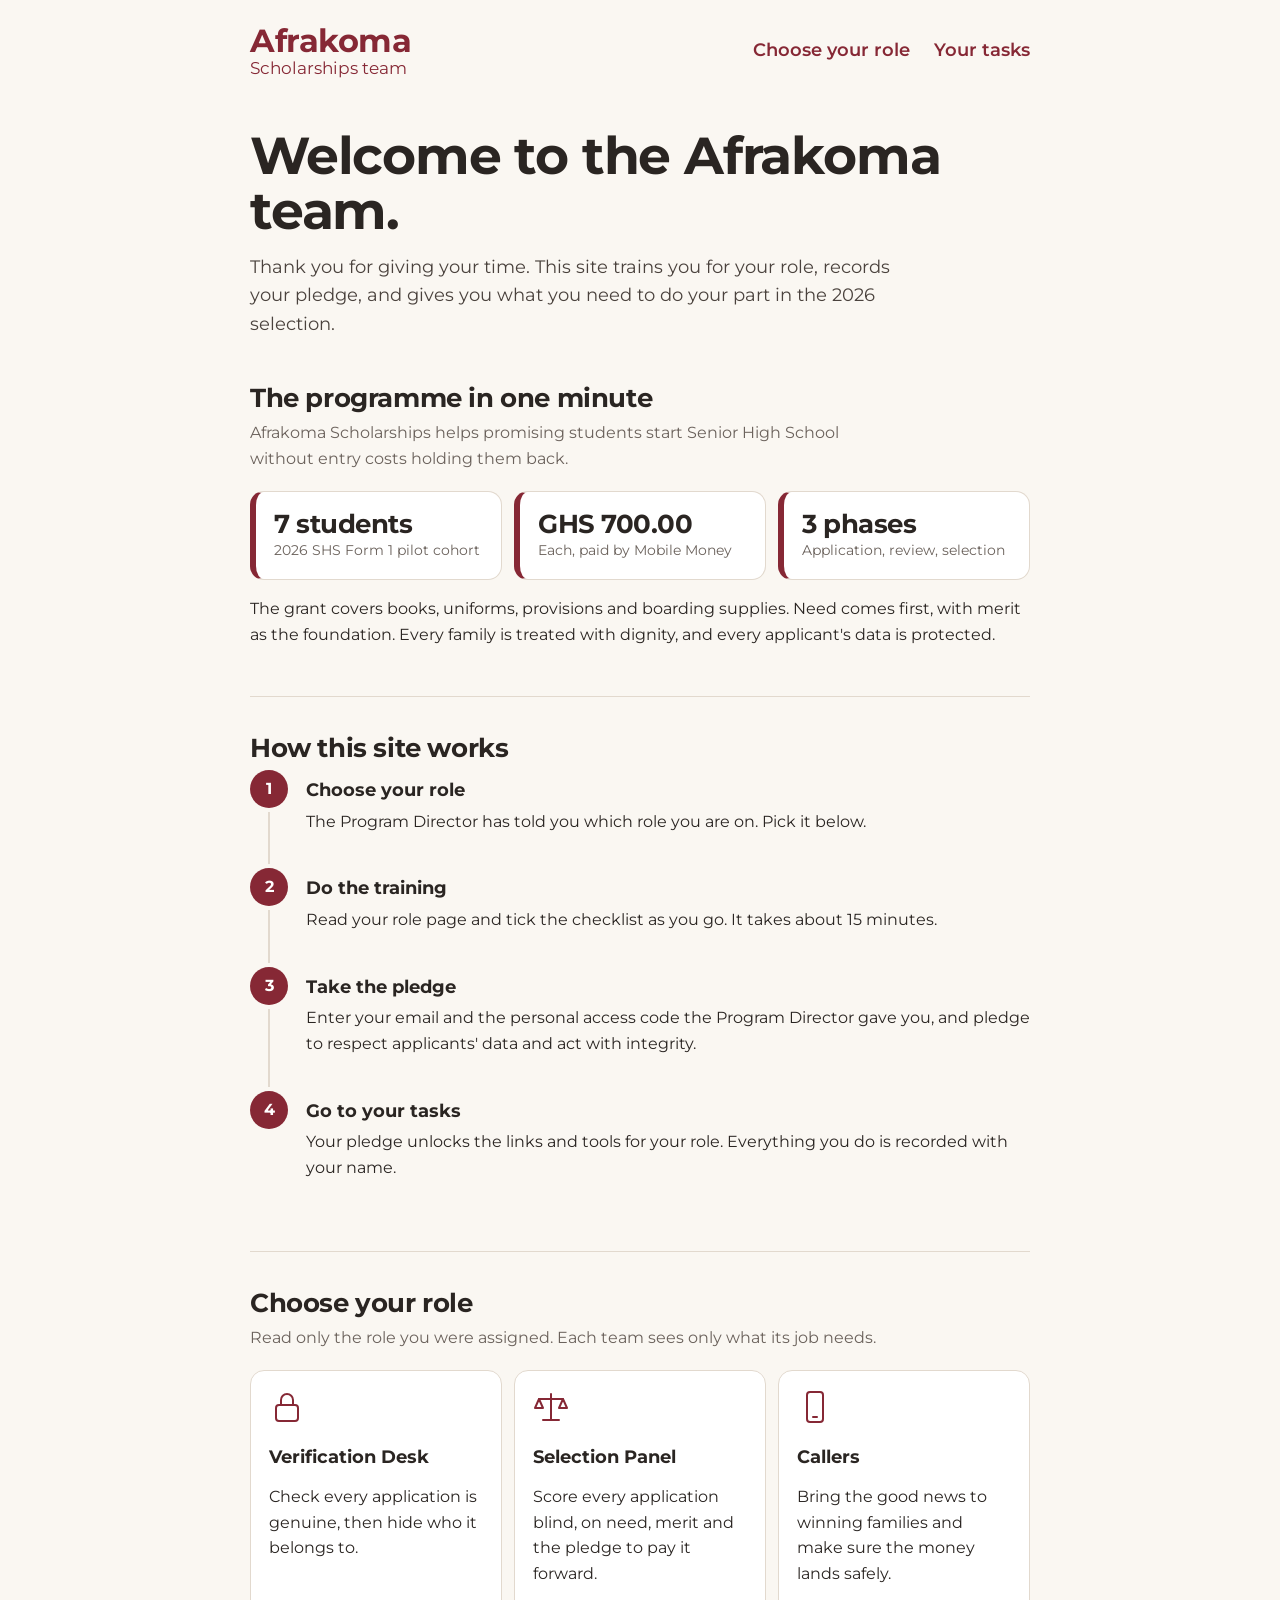
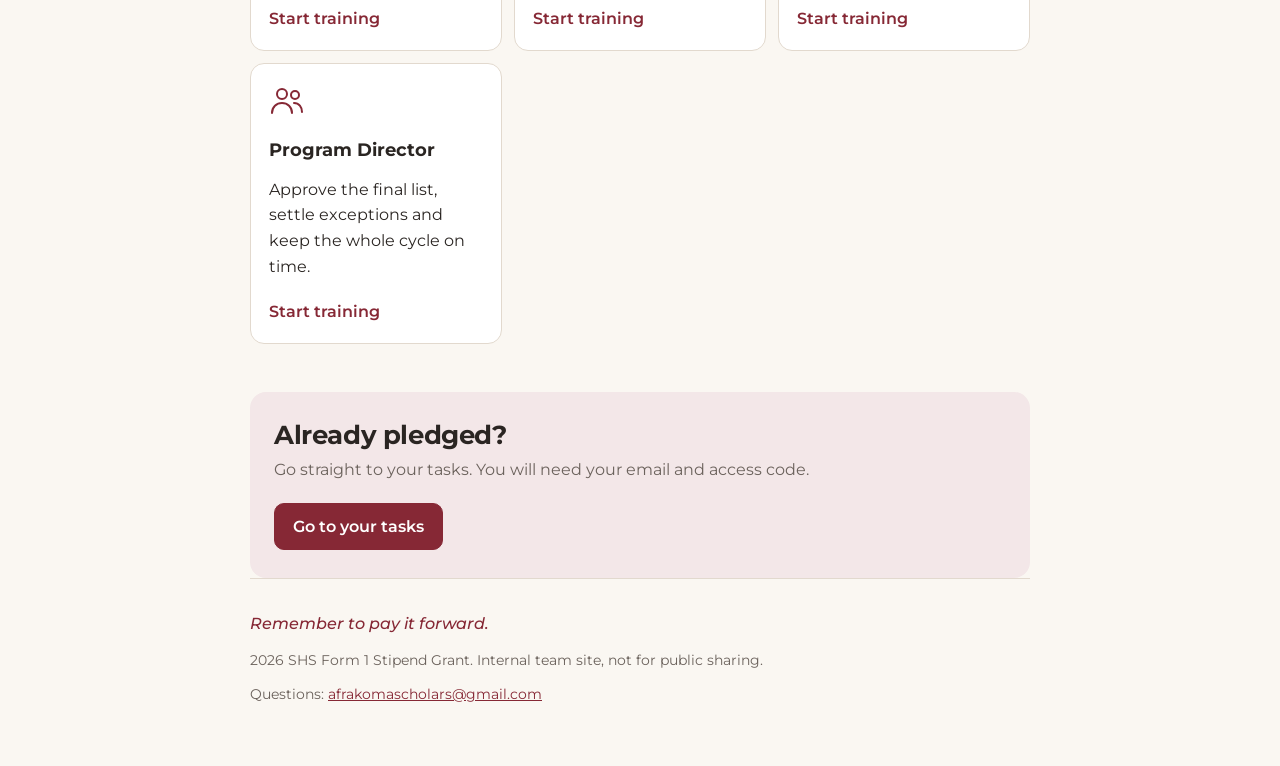
<file: index.html>
<!doctype html>
<!--
  Afrakoma team site: home page.
  Journey: overview -> choose role -> training -> pledge -> your tasks.
  Static page; no data is loaded here.
-->
<html lang="en">
<head>
<meta charset="utf-8">
<meta name="viewport" content="width=device-width,initial-scale=1">
<meta name="robots" content="noindex,nofollow">
<title>Afrakoma Team</title>
<link rel="preconnect" href="https://fonts.googleapis.com"><link rel="preconnect" href="https://fonts.gstatic.com" crossorigin>
<link href="https://fonts.googleapis.com/css2?family=Montserrat:ital,wght@0,400;0,500;0,600;0,700;1,500&display=swap" rel="stylesheet">
<link rel="stylesheet" href="assets/site.css">
</head>
<body data-page="home">
<div class="wrap">

<header class="top">
  <a class="mark" href="index.html"><b>Afrakoma</b><span>Scholarships team</span></a>
  <nav class="nav-top" aria-label="Site"><a href="#roles">Choose your role</a><a href="tasks.html">Your tasks</a></nav>
</header>

<!-- Hero: what this site is for -->
<div class="hero">
  <h1>Welcome to the Afrakoma team.</h1>
  <p class="lede">Thank you for giving your time. This site trains you for your role, records your pledge, and gives you what you need to do your part in the 2026 selection.</p>
</div>

<!-- Programme overview -->
<section class="first">
  <h2>The programme in one minute</h2>
  <p class="sub">Afrakoma Scholarships helps promising students start Senior High School without entry costs holding them back.</p>
  <div class="tiles">
    <div class="tile date"><div class="d">7 students</div><div class="w">2026 SHS Form 1 pilot cohort</div></div>
    <div class="tile date"><div class="d">GHS 700.00</div><div class="w">Each, paid by Mobile Money</div></div>
    <div class="tile date"><div class="d">3 phases</div><div class="w">Application, review, selection</div></div>
  </div>
  <p style="margin-top:16px">The grant covers books, uniforms, provisions and boarding supplies. Need comes first, with merit as the foundation. Every family is treated with dignity, and every applicant's data is protected.</p>
</section>

<!-- How this site works: the four-step journey -->
<section>
  <h2>How this site works</h2>
  <ol class="steps">
    <li><h3>Choose your role</h3><p>The Program Director has told you which role you are on. Pick it below.</p></li>
    <li><h3>Do the training</h3><p>Read your role page and tick the checklist as you go. It takes about 15 minutes.</p></li>
    <li><h3>Take the pledge</h3><p>Enter your email and the personal access code the Program Director gave you, and pledge to respect applicants' data and act with integrity.</p></li>
    <li><h3>Go to your tasks</h3><p>Your pledge unlocks the links and tools for your role. Everything you do is recorded with your name.</p></li>
  </ol>
</section>

<!-- Role picker -->
<section id="roles">
  <h2>Choose your role</h2>
  <p class="sub">Read only the role you were assigned. Each team sees only what its job needs.</p>
  <div class="tiles">
    <a class="tile role-card" href="training/verification-desk.html">
      <div class="ic"><svg viewBox="0 0 36 36" fill="none" stroke="currentColor" stroke-width="2" stroke-linecap="round" stroke-linejoin="round" aria-hidden="true"><rect x="7" y="16" width="22" height="16" rx="3"/><path d="M12 16v-5a6 6 0 0112 0v5"/></svg></div>
      <h3>Verification Desk</h3><p>Check every application is genuine, then hide who it belongs to.</p><span class="go">Start training</span></a>
    <a class="tile role-card" href="training/selection-panel.html">
      <div class="ic"><svg viewBox="0 0 36 36" fill="none" stroke="currentColor" stroke-width="2" stroke-linecap="round" stroke-linejoin="round" aria-hidden="true"><path d="M18 5v26M10 31h16M6 10h24"/><path d="M6 10l-4 9h8zM30 10l-4 9h8z"/></svg></div>
      <h3>Selection Panel</h3><p>Score every application blind, on need, merit and the pledge to pay it forward.</p><span class="go">Start training</span></a>
    <a class="tile role-card" href="training/callers.html">
      <div class="ic"><svg viewBox="0 0 36 36" fill="none" stroke="currentColor" stroke-width="2" stroke-linecap="round" stroke-linejoin="round" aria-hidden="true"><rect x="10" y="3" width="16" height="30" rx="3"/><path d="M16 28h4"/></svg></div>
      <h3>Callers</h3><p>Bring the good news to winning families and make sure the money lands safely.</p><span class="go">Start training</span></a>
    <a class="tile role-card" href="training/program-director.html">
      <div class="ic"><svg viewBox="0 0 36 36" fill="none" stroke="currentColor" stroke-width="2" stroke-linecap="round" stroke-linejoin="round" aria-hidden="true"><circle cx="13" cy="12" r="5"/><path d="M3 31c0-6 4.5-10 10-10s10 4 10 10"/><circle cx="26" cy="13" r="4"/><path d="M25 21c5 0 8 4 8 9"/></svg></div>
      <h3>Program Director</h3><p>Approve the final list, settle exceptions and keep the whole cycle on time.</p><span class="go">Start training</span></a>
  </div>
</section>

<section class="next">
  <h2>Already pledged?</h2>
  <p class="sub">Go straight to your tasks. You will need your email and access code.</p>
  <a class="btn" href="tasks.html">Go to your tasks</a>
</section>

<footer>
  <p class="pf">Remember to pay it forward.</p>
  <p>2026 SHS Form 1 Stipend Grant. Internal team site, not for public sharing.</p>
  <p>Questions: <a href="mailto:afrakomascholars@gmail.com">afrakomascholars@gmail.com</a></p>
</footer>
</div>
</body>
</html>
</file>
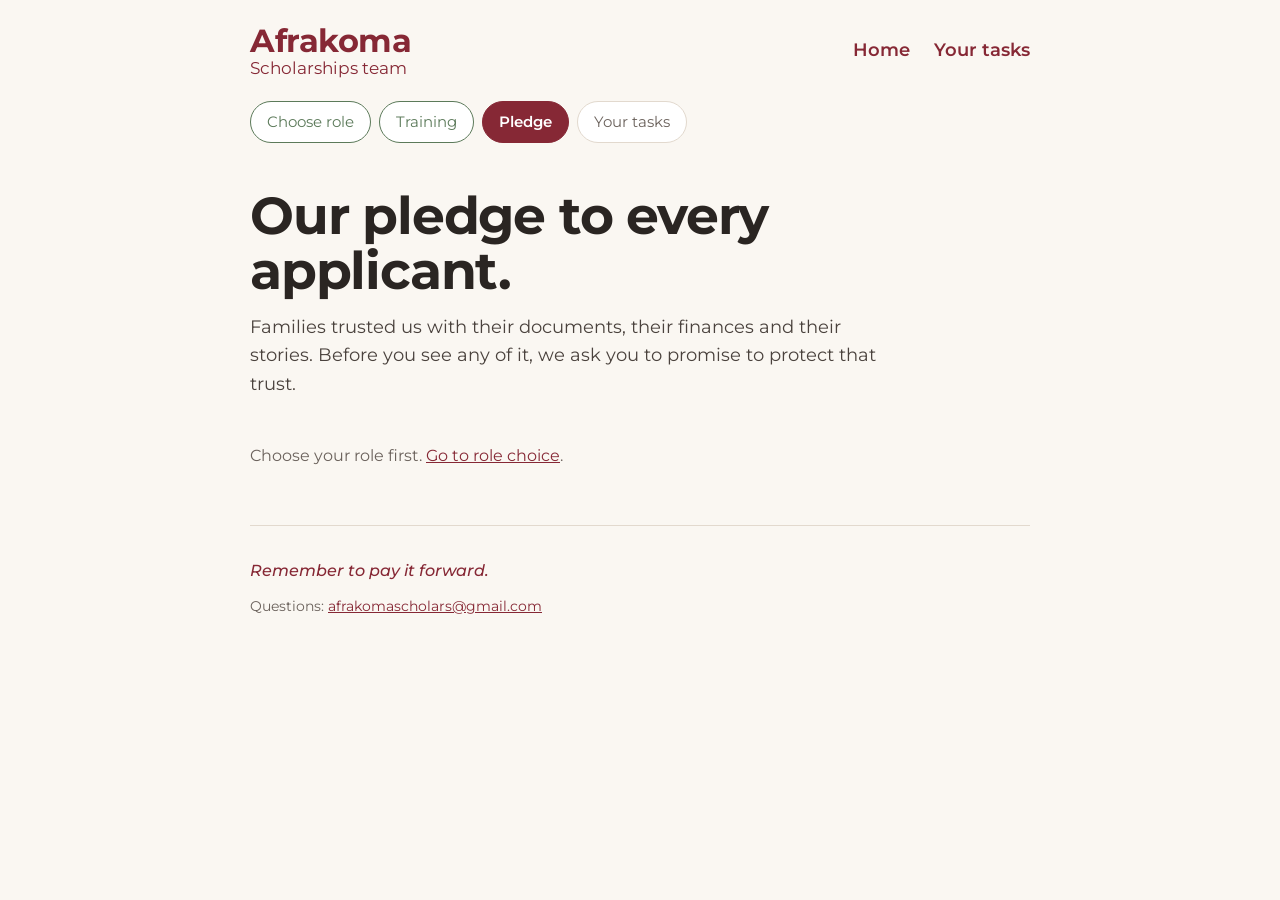
<file: pledge.html>
<!doctype html>
<!--
  Afrakoma team site: pledge page.
  URL: pledge.html?role=desk|panel|callers|director
  Flow: person enters email + access code, ticks every statement,
  backend checks the code, confirms the role matches, and logs the pledge.
  On success the person is signed in for this tab and sent to tasks.html.
  IMPORTANT: if you change the statements, bump PLEDGE_VERSION in Code.gs.
-->
<html lang="en">
<head>
<meta charset="utf-8">
<meta name="viewport" content="width=device-width,initial-scale=1">
<meta name="robots" content="noindex,nofollow">
<title>Take the pledge | Afrakoma Team</title>
<link rel="preconnect" href="https://fonts.googleapis.com"><link rel="preconnect" href="https://fonts.gstatic.com" crossorigin>
<link href="https://fonts.googleapis.com/css2?family=Montserrat:ital,wght@0,400;0,500;0,600;0,700;1,500&display=swap" rel="stylesheet">
<link rel="stylesheet" href="assets/site.css">
</head>
<body data-page="pledge">
<div class="wrap">

<header class="top">
  <a class="mark" href="index.html"><b>Afrakoma</b><span>Scholarships team</span></a>
  <nav class="nav-top" aria-label="Site"><a href="index.html">Home</a><a href="tasks.html">Your tasks</a></nav>
</header>
<ol class="journey" aria-label="Your progress"><li class="done">Choose role</li><li class="done">Training</li><li class="here" aria-current="step">Pledge</li><li>Your tasks</li></ol>

<div class="hero">
  <h1>Our pledge to every applicant.</h1>
  <p class="lede">Families trusted us with their documents, their finances and their stories. Before you see any of it, we ask you to promise to protect that trust.</p>
</div>

<section class="first">
  <!-- Role chosen on the training page; shown here so people can spot a wrong link -->
  <p id="role-line" class="sub"></p>

  <form id="pledge-form" class="form" novalidate>
    <ul class="pledge-list">
      <li><label><input type="checkbox" required><span>I will keep applicants' information confidential and use it only for my role.</span></label></li>
      <li><label><input type="checkbox" required><span>I will not download, copy, screenshot, print, forward or share any applicant data, including on WhatsApp.</span></label></li>
      <li><label><input type="checkbox" required><span>I will declare it before starting if I know an applicant or their family, and step back from their application.</span></label></li>
      <li><label><input type="checkbox" required><span>I will follow the guidelines for my role and act with honesty and fairness.</span></label></li>
      <li><label><input type="checkbox" required><span>I will tell the Program Director the same day if I make a mistake or anything is shared by accident.</span></label></li>
      <li><label><input type="checkbox" required><span>I understand my access is personal, ends with this cycle, and that my actions are recorded with my name.</span></label></li>
    </ul>

    <div class="field">
      <label for="email">Your email</label>
      <input id="email" type="email" autocomplete="email" required>
    </div>
    <div class="field">
      <label for="code">Your access code</label>
      <input id="code" type="text" autocomplete="off" autocapitalize="characters" spellcheck="false" required>
      <span class="hint">The Program Director sent you this. It looks like K7M4-QX2P. Do not share it.</span>
    </div>

    <p id="msg" class="msg err" role="alert" hidden></p>
    <div><button id="submit" type="submit">Take the pledge</button></div>
  </form>

  <!-- Shown after a successful pledge -->
  <div id="done" class="form" hidden>
    <p id="done-text" class="msg good"></p>
    <div><a class="btn" href="tasks.html">Go to your tasks</a></div>
  </div>
</section>

<footer>
  <p class="pf">Remember to pay it forward.</p>
  <p>Questions: <a href="mailto:afrakomascholars@gmail.com">afrakomascholars@gmail.com</a></p>
</footer>
</div>

<script src="assets/config.js"></script>
<script src="assets/app.js"></script>
<script>
(function () {
  'use strict';

  // ---- Which role is this pledge for? --------------------------------------
  var roleKey = AFK.param('role');
  var role = AFK.role(roleKey);
  var roleLine = document.getElementById('role-line');
  if (!role) {
    // No or unknown role in the URL: send them back to choose one.
    roleLine.innerHTML = 'Choose your role first. <a href="index.html#roles">Go to role choice</a>.';
    document.getElementById('pledge-form').hidden = true;
    return;
  }
  roleLine.innerHTML = 'You are pledging as <b></b>. Wrong role? <a href="index.html#roles">Choose again</a>.';
  roleLine.querySelector('b').textContent = role.name;

  // ---- Submit ----------------------------------------------------------------
  var form = document.getElementById('pledge-form');
  var msg = document.getElementById('msg');
  var button = document.getElementById('submit');

  form.addEventListener('submit', function (event) {
    event.preventDefault();
    AFK.show(msg, '');

    // All statements must be ticked; the backend also requires accepted:true.
    var unticked = form.querySelectorAll('.pledge-list input:not(:checked)').length;
    var email = document.getElementById('email').value.trim();
    var code = document.getElementById('code').value.trim();
    if (unticked) return AFK.show(msg, 'Tick every statement to take the pledge.');
    if (!email || !code) return AFK.show(msg, 'Enter your email and access code.');

    button.disabled = true;
    button.textContent = 'Checking…';
    AFK.api('pledge', { email: email, code: code, role: roleKey, accepted: true }).then(function (res) {
      button.disabled = false;
      button.textContent = 'Take the pledge';
      if (!res.ok) return AFK.show(msg, res.error);

      // Signed in for this tab; tasks.html reads this.
      AFK.session.save({ email: email, code: code, name: res.person.name, role: res.person.role, pledged: true });
      form.hidden = true;
      document.getElementById('done').hidden = false;
      document.getElementById('done-text').textContent =
        'Thank you, ' + res.person.name + '. Your pledge is recorded. Your tasks are unlocked.';
    });
  });
})();
</script>
</body>
</html>
</file>
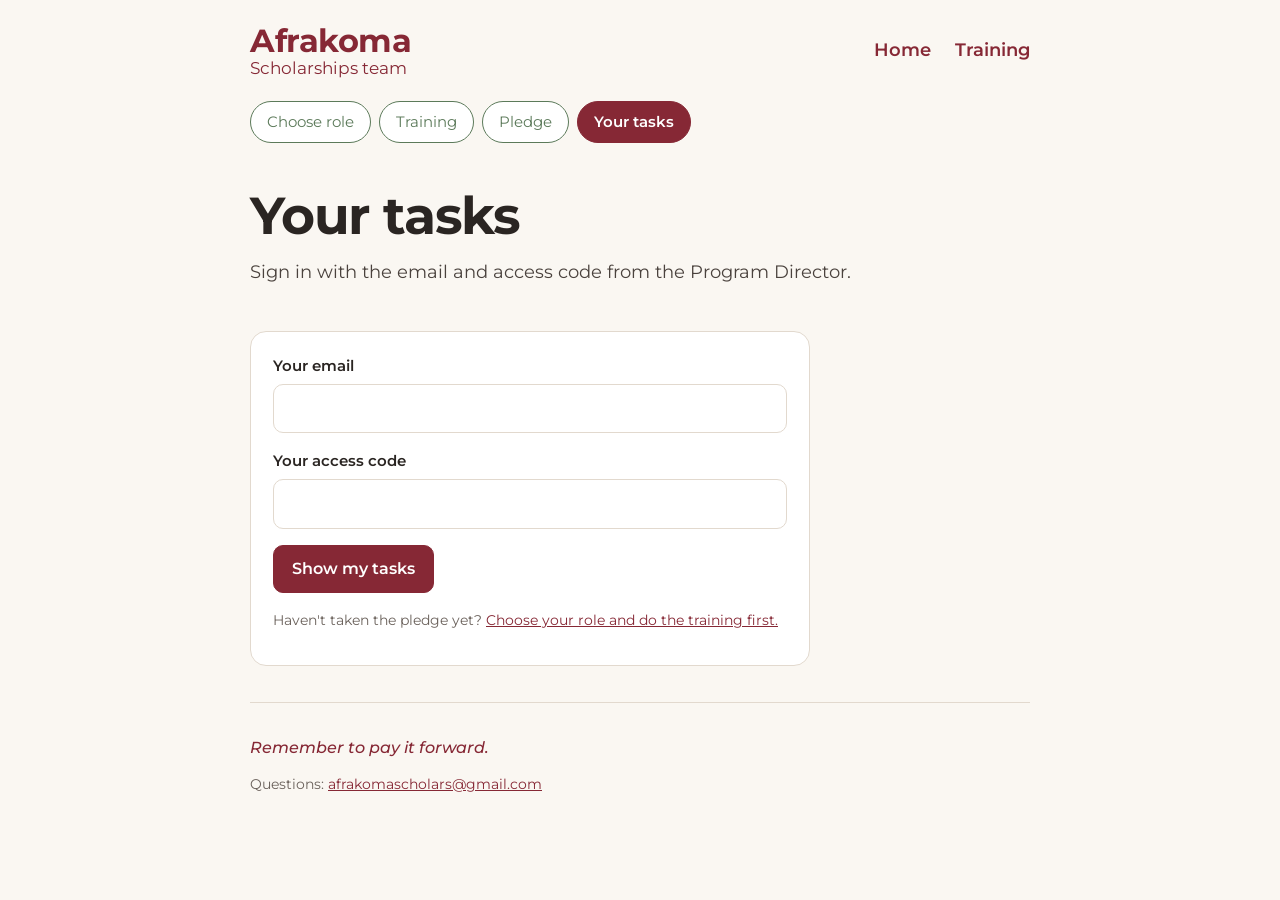
<file: tasks.html>
<!doctype html>
<!--
  Afrakoma team site: "Your tasks" page.
  1. If this tab has no session, ask for email + access code.
  2. Ask the backend for this person's task links (only works after the pledge).
  3. Show role-specific guidance plus the links from the Links tab.
  4. Panel, Callers and Program Director also get their tool from
     assets/tools.js in #tool-area. The Desk works in Drive (links only).
-->
<html lang="en">
<head>
<meta charset="utf-8">
<meta name="viewport" content="width=device-width,initial-scale=1">
<meta name="robots" content="noindex,nofollow">
<title>Your tasks | Afrakoma Team</title>
<link rel="preconnect" href="https://fonts.googleapis.com"><link rel="preconnect" href="https://fonts.gstatic.com" crossorigin>
<link href="https://fonts.googleapis.com/css2?family=Montserrat:ital,wght@0,400;0,500;0,600;0,700;1,500&display=swap" rel="stylesheet">
<link rel="stylesheet" href="assets/site.css">
</head>
<body data-page="tasks">
<div class="wrap">

<header class="top">
  <a class="mark" href="index.html"><b>Afrakoma</b><span>Scholarships team</span></a>
  <nav class="nav-top" aria-label="Site"><a href="index.html">Home</a><a id="nav-training" href="index.html#roles">Training</a></nav>
</header>
<ol class="journey" aria-label="Your progress"><li class="done">Choose role</li><li class="done">Training</li><li class="done">Pledge</li><li class="here" aria-current="step">Your tasks</li></ol>

<div class="hero">
  <h1 id="title">Your tasks</h1>
  <p class="lede" id="lede">Sign in with the email and access code from the Program Director.</p>
</div>

<!-- Sign-in (shown when this tab has no session) -->
<section class="first" id="signin-area" hidden>
  <form id="signin-form" class="form" novalidate>
    <div class="field"><label for="email">Your email</label><input id="email" type="email" autocomplete="email" required></div>
    <div class="field"><label for="code">Your access code</label><input id="code" type="text" autocomplete="off" autocapitalize="characters" spellcheck="false" required></div>
    <p id="signin-msg" class="msg err" role="alert" hidden></p>
    <div><button id="signin-btn" type="submit">Show my tasks</button></div>
    <p class="hint">Haven't taken the pledge yet? <a href="index.html#roles">Choose your role and do the training first.</a></p>
  </form>
</section>

<!-- Task view (filled in by the script below) -->
<section class="first" id="task-area" hidden>
  <div class="signedin"><span id="who"></span><button class="ghost reset" id="signout" type="button">Sign out</button></div>

  <div id="guide" style="margin-top:22px"></div>

  <!-- Phase 2 tools (Panel scoring, caller log) will render here -->
  <div id="tool-area" style="margin-top:22px"></div>

  <div id="links-area">
    <h2 style="margin-top:30px">Your links</h2>
    <p class="sub">These open in Google Drive. You only have access to what your role needs.</p>
    <ul class="links" id="links"></ul>
  </div>
</section>

<footer>
  <p class="pf">Remember to pay it forward.</p>
  <p>Questions: <a href="mailto:afrakomascholars@gmail.com">afrakomascholars@gmail.com</a></p>
</footer>
</div>

<script src="assets/config.js"></script>
<script src="assets/app.js"></script>
<script src="assets/tools.js"></script>
<script>
(function () {
  'use strict';

  // ---- Role-specific guidance shown above the links ------------------------
  // Plain text only (rendered with textContent). Edit freely.
  var GUIDE = {
    desk: {
      lede: 'You work directly in Google Drive. Nothing about applicants is shown on this site.',
      steps: [
        'Intake: copy the responses to "2026 Desk Review", resolve duplicates, mark each row Eligible or Not eligible.',
        'Documents: check every upload in Drive and mark Verified, Query or Failed. Send all Queries to the Program Director.',
        'Blind IDs: once every Query is settled, fill the 2026 Panel Sheet (Applicant ID, aggregate, redacted answers). Tick Ready on each row after a second Desk member has checked the redaction.',
        'Handoff: fill the 2026 Winner Call Sheet with each Applicant ID and its student, guardian, phone, MoMo number, school and region. Callers see a family only once the Program Director marks it Selected.'
      ]
    },
    panel: {
      lede: 'You score every application blind, out of 100. Pick an application below to start.',
      steps: []
    },
    callers: {
      lede: 'You bring the good news and confirm each family\'s Mobile Money account. Open a family below to start.',
      steps: []
    },
    director: {
      lede: 'You approve the final list, settle exceptions and keep the cycle on time.',
      steps: [
        'Settle every Desk Query before the Panel Sheet is marked Ready.',
        'When the Panel has scored, mark each Applicant ID Selected on the board below. This cycle funds up to 7 students.',
        'Decide any MoMo Check or No match. Pay only the number in the application, by Wednesday, October 7.',
        'Approve the announcement once every payment is logged.'
      ]
    }
  };

  var signinArea = document.getElementById('signin-area');
  var taskArea = document.getElementById('task-area');

  // ---- Load tasks for a signed-in person ------------------------------------
  function loadTasks(creds) {
    return AFK.api('tasks', { email: creds.email, code: creds.code }).then(function (res) {
      if (!res.ok) {
        AFK.session.clear();
        showSignin(res.error);
        return;
      }
      AFK.session.save({ email: creds.email, code: creds.code, name: res.person.name, role: res.person.role, pledged: true });
      render(res.person, res.links || []);
    });
  }

  // ---- Draw the task view ---------------------------------------------------
  function render(person, links) {
    var role = AFK.role(person.role) || { name: person.role, training: 'index.html#roles' };
    var guide = GUIDE[person.role] || { lede: '', steps: [] };

    document.getElementById('title').textContent = role.name + ': your tasks';
    document.getElementById('lede').textContent = guide.lede;
    document.getElementById('who').textContent = 'Signed in as ' + person.name + ' (' + role.name + ')';
    document.getElementById('nav-training').href = role.training;

    // Guidance: either "coming soon" or a numbered list of what to do.
    var guideEl = document.getElementById('guide');
    guideEl.innerHTML = '';
    if (guide.soon) {
      var soon = document.createElement('div');
      soon.className = 'soon';
      soon.textContent = guide.soon;
      guideEl.appendChild(soon);
    }
    if (guide.steps.length) {
      var ol = document.createElement('ol');
      ol.className = 'steps';
      guide.steps.forEach(function (text) {
        var li = document.createElement('li');
        var p = document.createElement('p');
        p.style.paddingTop = '7px';
        p.textContent = text;
        li.appendChild(p);
        ol.appendChild(li);
      });
      guideEl.appendChild(ol);
    }

    // Links from the backend. Built with DOM methods, never innerHTML, so sheet
    // content can't inject markup.
    var list = document.getElementById('links');
    list.innerHTML = '';
    links.forEach(function (l) {
      var li = document.createElement('li');
      var a = document.createElement('a');
      a.href = l.url;
      a.target = '_blank';
      a.rel = 'noopener';
      a.textContent = l.label;
      if (l.note) {
        var n = document.createElement('span');
        n.className = 'n';
        n.textContent = l.note;
        a.appendChild(n);
      }
      li.appendChild(a);
      list.appendChild(li);
    });
    document.getElementById('links-area').hidden = links.length === 0;

    signinArea.hidden = true;
    taskArea.hidden = false;

    // Role tool (Panel scoring, caller log, Director board). The Desk has none.
    var toolArea = document.getElementById('tool-area');
    toolArea.innerHTML = '';
    var tool = window.AFK_TOOLS && window.AFK_TOOLS[person.role];
    var creds = AFK.session.get();
    if (tool && creds) tool(toolArea, { email: creds.email, code: creds.code });
  }

  function showSignin(error) {
    taskArea.hidden = true;
    signinArea.hidden = false;
    AFK.show(document.getElementById('signin-msg'), error || '');
  }

  // ---- Sign-in form ---------------------------------------------------------
  document.getElementById('signin-form').addEventListener('submit', function (event) {
    event.preventDefault();
    var email = document.getElementById('email').value.trim();
    var code = document.getElementById('code').value.trim();
    if (!email || !code) return showSignin('Enter your email and access code.');
    var btn = document.getElementById('signin-btn');
    btn.disabled = true; btn.textContent = 'Checking…';
    loadTasks({ email: email, code: code }).then(function () { btn.disabled = false; btn.textContent = 'Show my tasks'; });
  });

  document.getElementById('signout').addEventListener('click', function () {
    AFK.session.clear();
    showSignin('');
  });

  // ---- Start ----------------------------------------------------------------
  var existing = AFK.session.get();
  if (existing && existing.email && existing.code) loadTasks(existing);
  else showSignin('');
})();
</script>
</body>
</html>
</file>
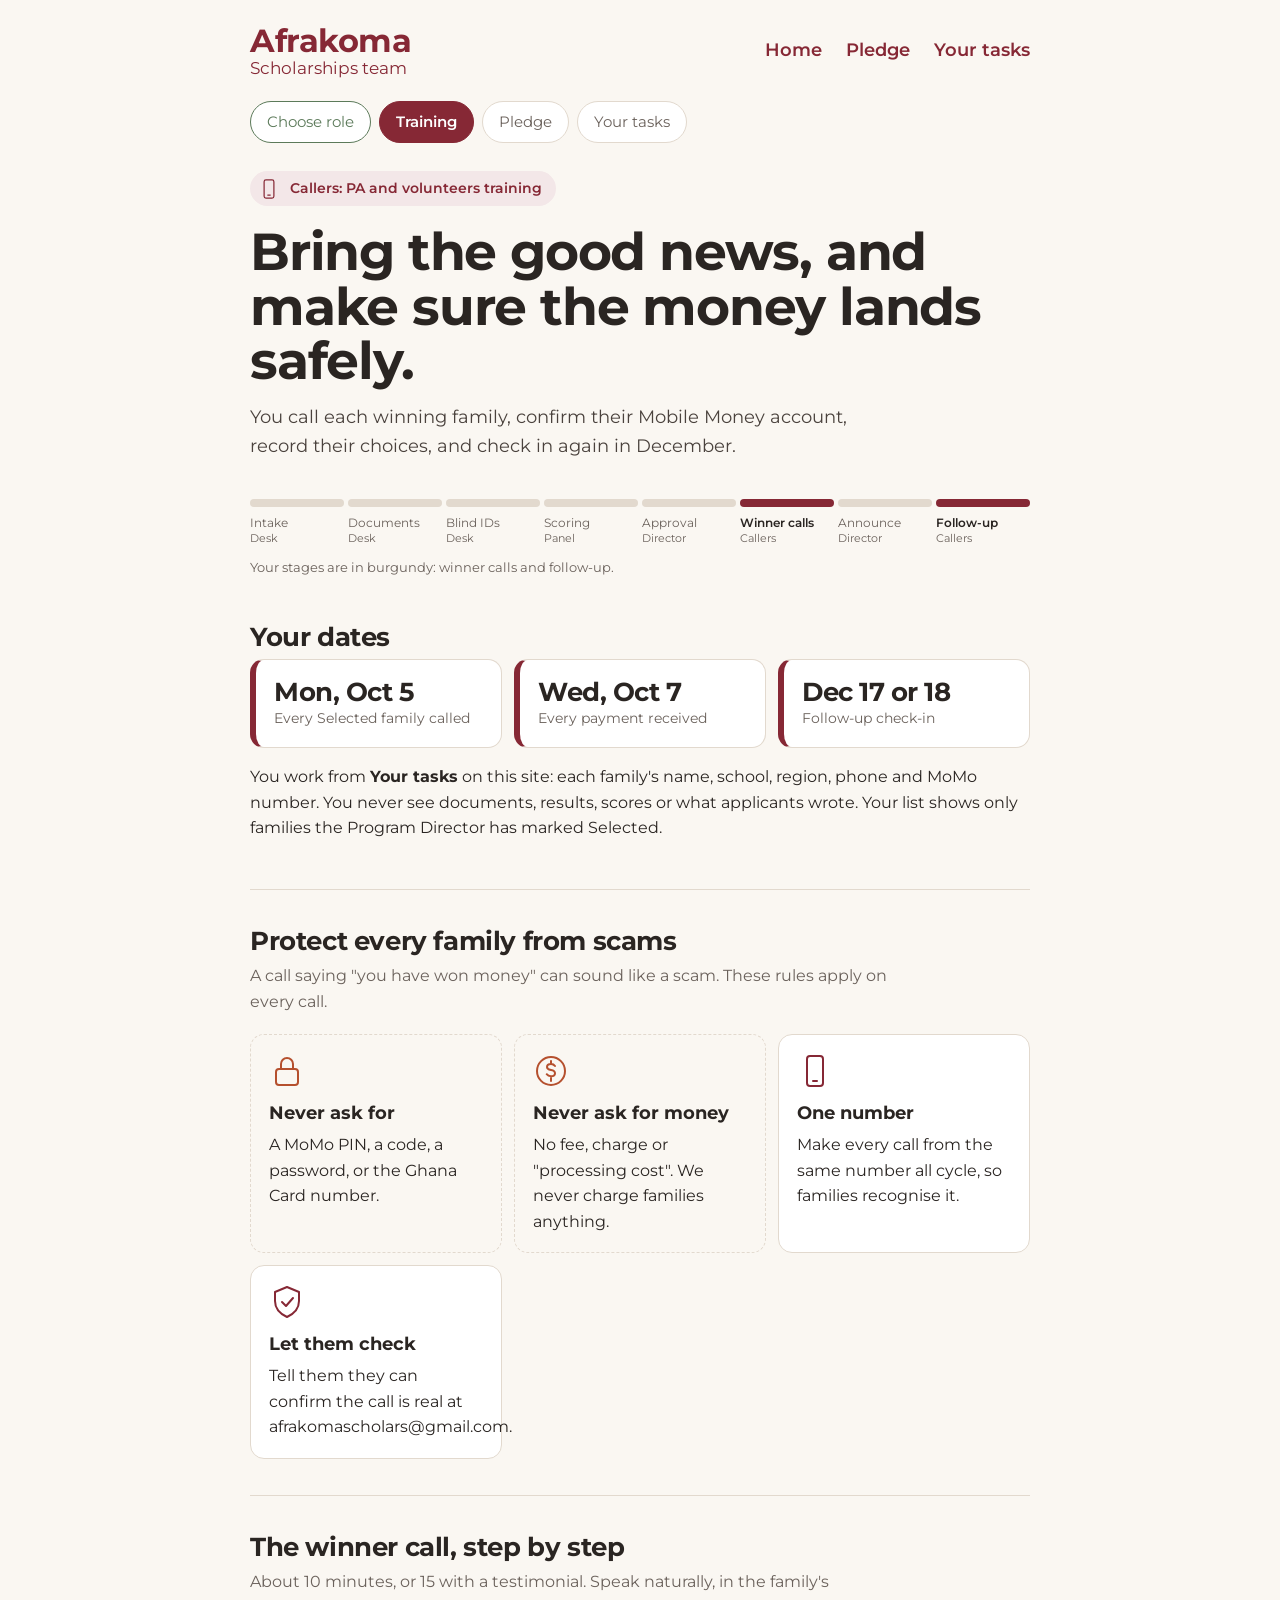
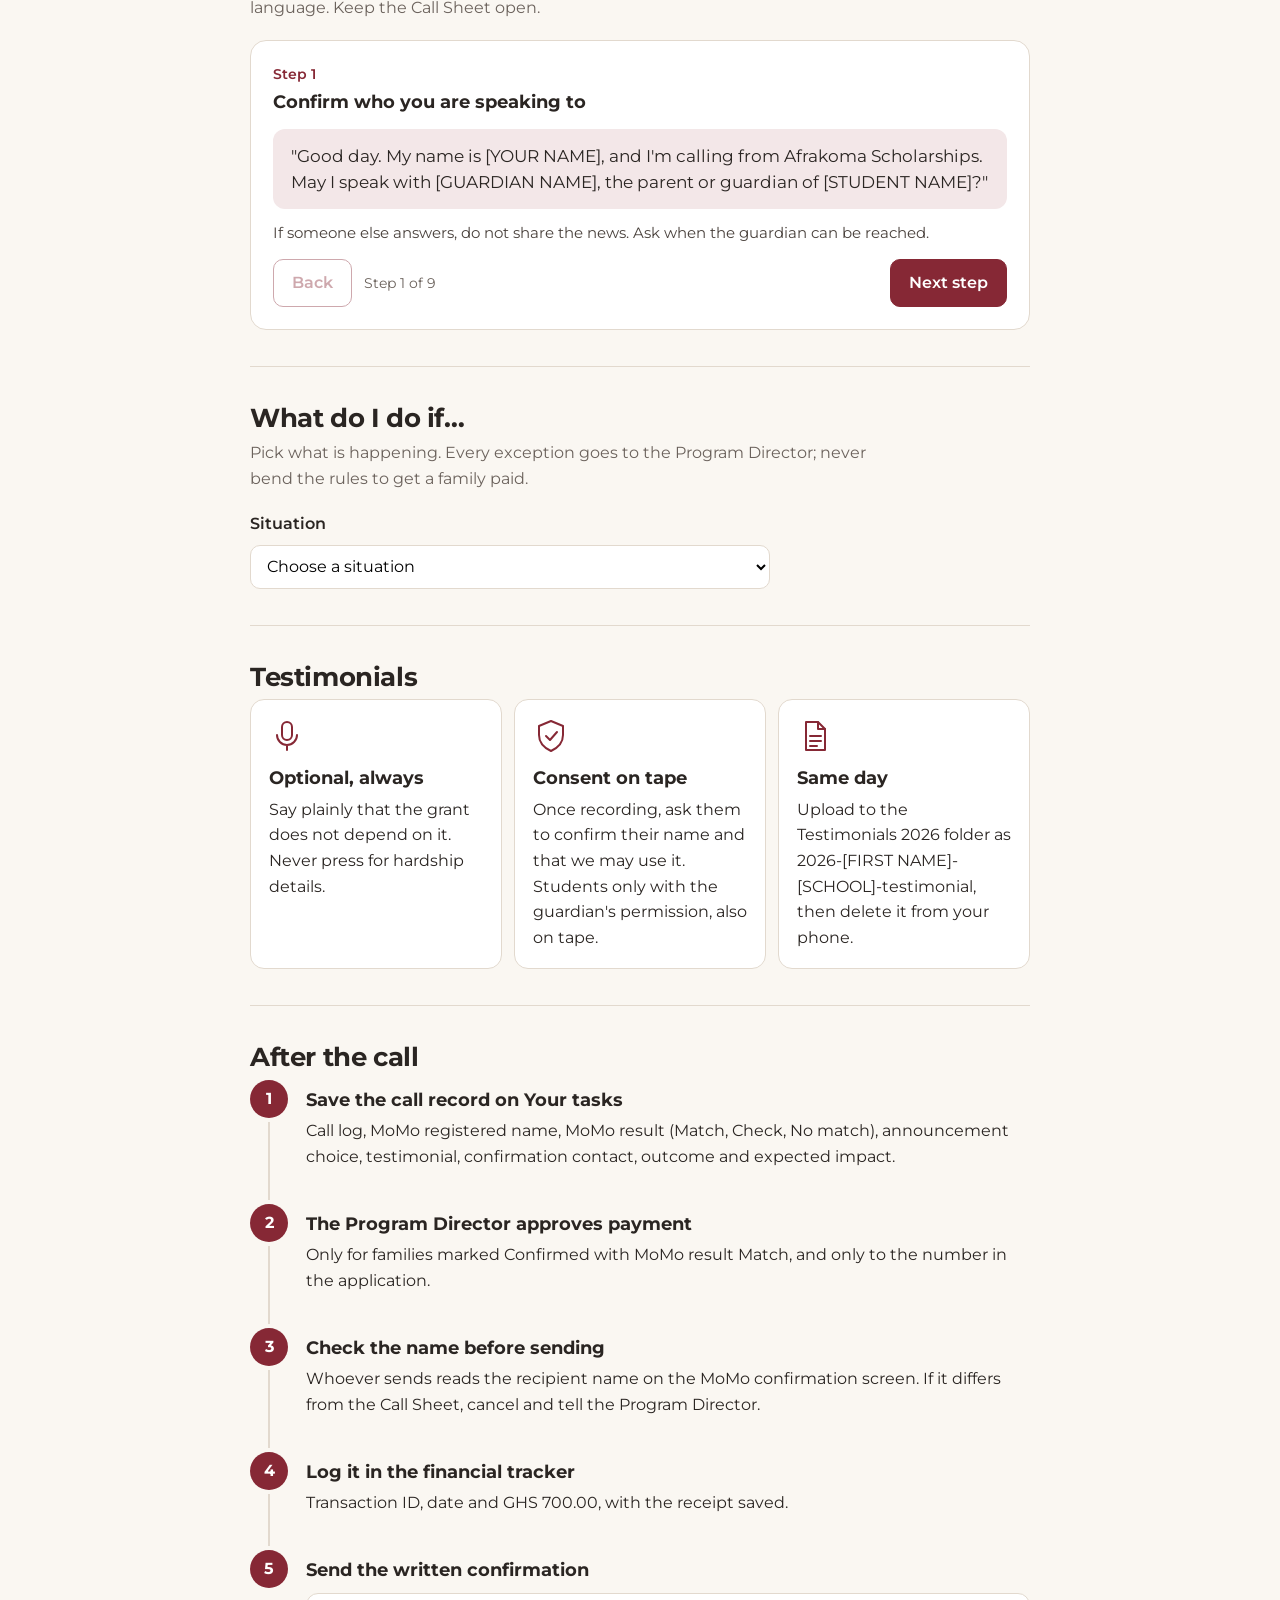
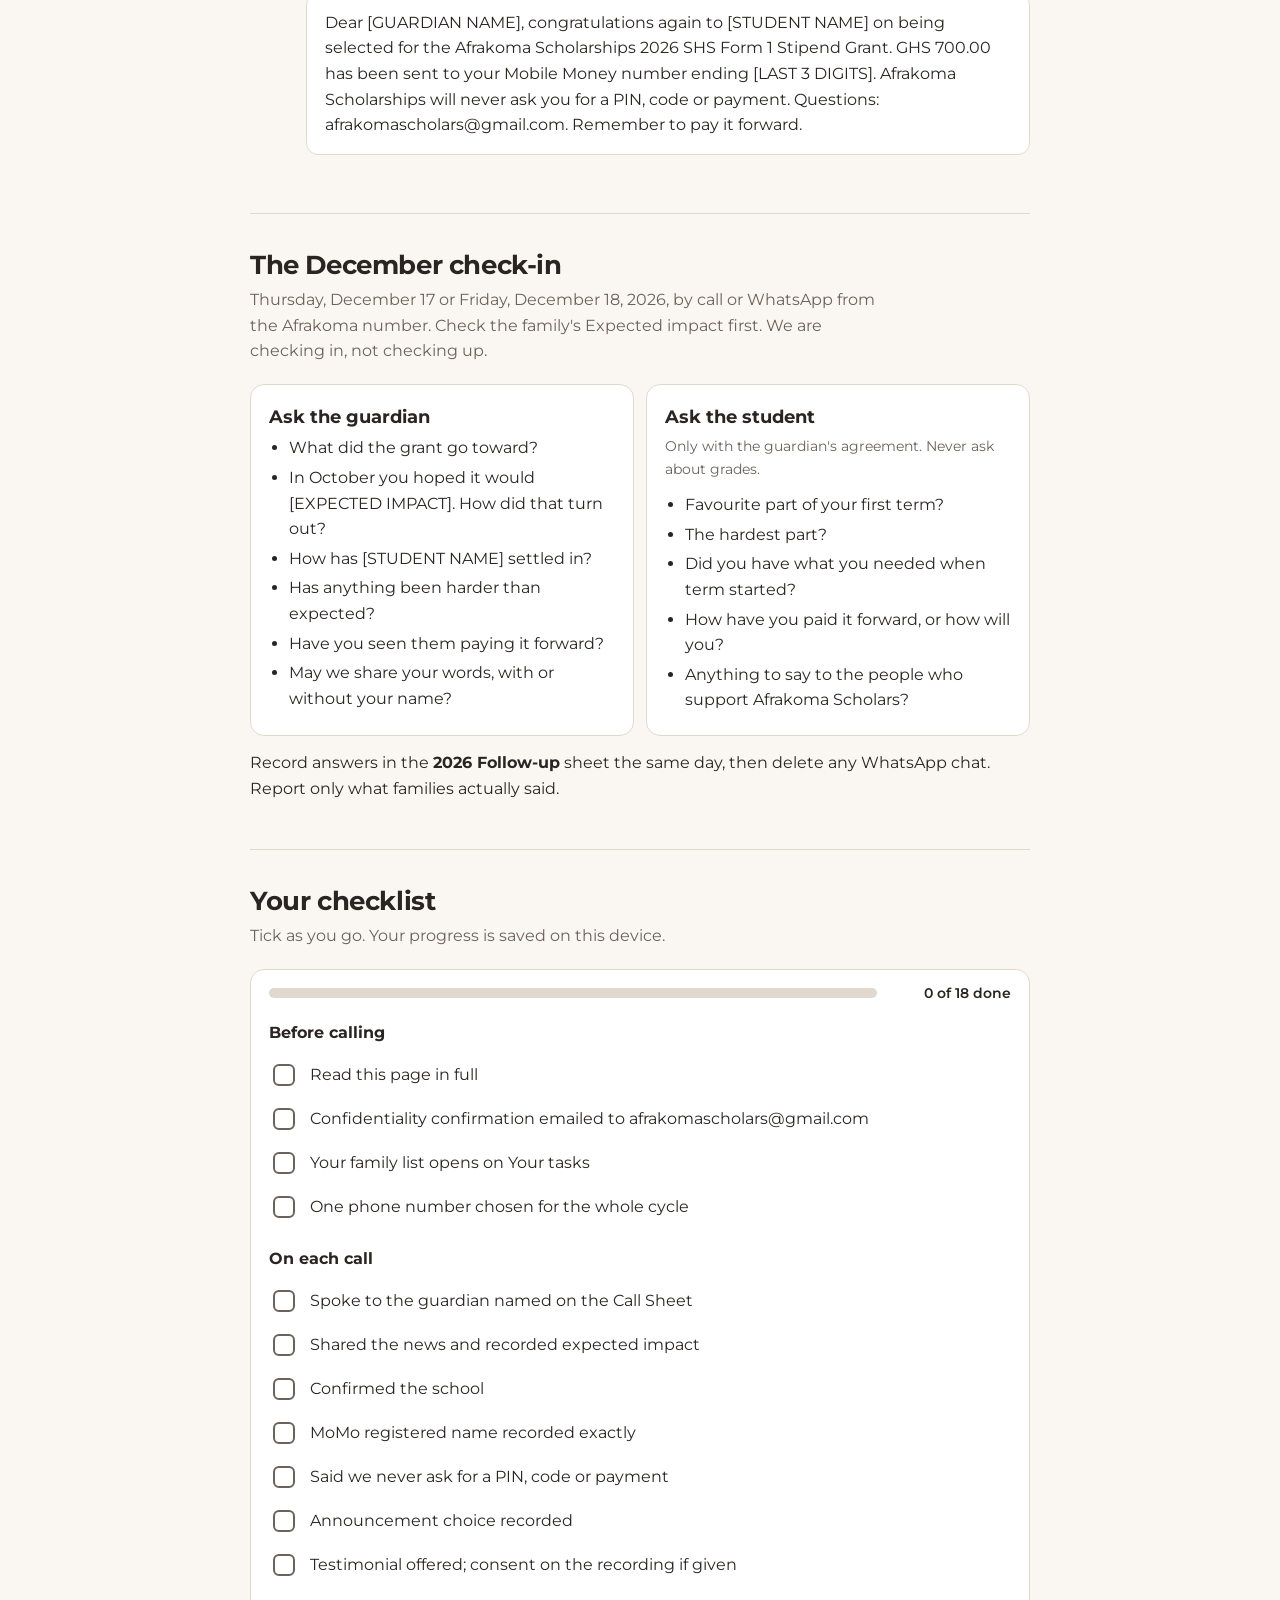
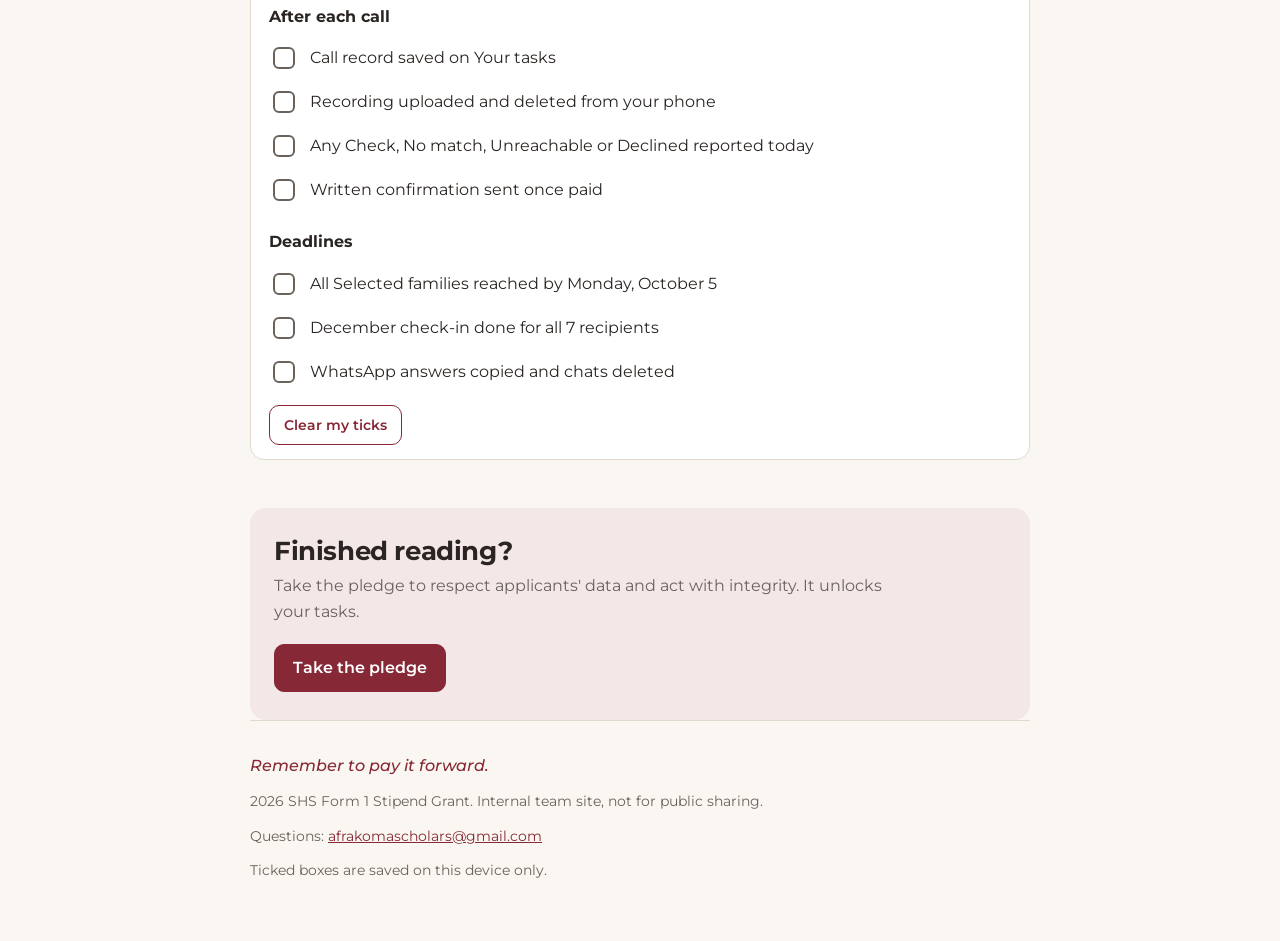
<file: training/callers.html>
<!doctype html>
<html lang="en"><head><meta charset="utf-8"><meta name="viewport" content="width=device-width,initial-scale=1">
<meta name="robots" content="noindex,nofollow">
<title>Callers training | Afrakoma Team</title>
<link rel="preconnect" href="https://fonts.googleapis.com"><link rel="preconnect" href="https://fonts.gstatic.com" crossorigin>
<link href="https://fonts.googleapis.com/css2?family=Montserrat:ital,wght@0,400;0,500;0,600;0,700;1,500&display=swap" rel="stylesheet">
<link rel="stylesheet" href="../assets/site.css">
</head>
<body data-page="callers">
<div class="wrap">
<header class="top"><a class="mark" href="../index.html"><b>Afrakoma</b><span>Scholarships team</span></a>
<nav class="nav-top noprint" aria-label="Site"><a href="../index.html">Home</a><a href="../pledge.html?role=callers">Pledge</a><a href="../tasks.html">Your tasks</a></nav></header>
<ol class="journey noprint" aria-label="Your progress"><li class="done">Choose role</li><li class="here" aria-current="step">Training</li><li>Pledge</li><li>Your tasks</li></ol>
<div class="hero"><span class="who"><svg viewBox="0 0 36 36" fill="none" stroke="currentColor" stroke-width="2" stroke-linecap="round" stroke-linejoin="round" aria-hidden="true"><rect x="10" y="3" width="16" height="30" rx="3"/><path d="M16 28h4"/></svg>Callers: PA and volunteers training</span><h1>Bring the good news, and make sure the money lands safely.</h1><p class="lede">You call each winning family, confirm their Mobile Money account, record their choices, and check in again in December.</p><div class="rail" role="img" aria-label="The 2026 cycle in 8 stages. Your stages are in burgundy: winner calls and follow-up."><div class="st"><div class="bar"></div><div class="nm">Intake</div><div class="ow">Desk</div></div><div class="st"><div class="bar"></div><div class="nm">Documents</div><div class="ow">Desk</div></div><div class="st"><div class="bar"></div><div class="nm">Blind IDs</div><div class="ow">Desk</div></div><div class="st"><div class="bar"></div><div class="nm">Scoring</div><div class="ow">Panel</div></div><div class="st"><div class="bar"></div><div class="nm">Approval</div><div class="ow">Director</div></div><div class="st me"><div class="bar"></div><div class="nm">Winner calls</div><div class="ow">Callers</div></div><div class="st"><div class="bar"></div><div class="nm">Announce</div><div class="ow">Director</div></div><div class="st me"><div class="bar"></div><div class="nm">Follow-up</div><div class="ow">Callers</div></div></div><p class="railkey">Your stages are in burgundy: winner calls and follow-up.</p></div>
<style>
.stepper{background:#fff;border:1.5px solid var(--line);border-radius:16px;padding:22px}
.stepper blockquote{margin:12px 0;padding:14px 18px;background:var(--tint);border-radius:12px;font-size:17px;line-height:1.55}
.stepper .snum{color:var(--burg);font-weight:600;margin:0 0 2px;font-size:14px}
.stepper .tip{color:#4A423D;font-size:15px}
.nav{display:flex;align-items:center;gap:12px;margin-top:14px}
.nav .cnt{flex:1;color:var(--muted);font-size:14px}
select{font:inherit;padding:10px 12px;border:1.5px solid var(--line);border-radius:10px;background:#fff;width:100%;max-width:520px;min-height:44px}
.dates{display:grid;grid-template-columns:repeat(auto-fit,minmax(190px,1fr));gap:12px}
@media print{.nav,select,label[for=sit]{display:none}[data-s][hidden]{display:block!important}}
</style>
<section class="first"><h2>Your dates</h2>
<div class="dates">
<div class="tile date"><div class="d">Mon, Oct 5</div><div class="w">Every Selected family called</div></div>
<div class="tile date"><div class="d">Wed, Oct 7</div><div class="w">Every payment received</div></div>
<div class="tile date"><div class="d">Dec 17 or 18</div><div class="w">Follow-up check-in</div></div>
</div>
<p style="margin-top:16px">You work from <b>Your tasks</b> on this site: each family's name, school, region, phone and MoMo number. You never see documents, results, scores or what applicants wrote. Your list shows only families the Program Director has marked Selected.</p></section>

<section><h2>Protect every family from scams</h2><p class="sub">A call saying "you have won money" can sound like a scam. These rules apply on every call.</p>
<div class="tiles">
<div class="tile never"><div class="ic"><svg viewBox="0 0 36 36" fill="none" stroke="currentColor" stroke-width="2" stroke-linecap="round" stroke-linejoin="round" aria-hidden="true"><rect x="7" y="16" width="22" height="16" rx="3"/><path d="M12 16v-5a6 6 0 0112 0v5"/></svg></div><h3>Never ask for</h3><p>A MoMo PIN, a code, a password, or the Ghana Card number.</p></div>
<div class="tile never"><div class="ic"><svg viewBox="0 0 36 36" fill="none" stroke="currentColor" stroke-width="2" stroke-linecap="round" stroke-linejoin="round" aria-hidden="true"><circle cx="18" cy="18" r="14"/><path d="M22 13c-1-1.5-2.5-2-4-2-2.5 0-4 1.3-4 3s1.5 2.6 4 3 4 1.4 4 3.2-1.6 3-4 3c-1.8 0-3.3-.6-4.3-2M18 8v3M18 25v3"/></svg></div><h3>Never ask for money</h3><p>No fee, charge or "processing cost". We never charge families anything.</p></div>
<div class="tile "><div class="ic"><svg viewBox="0 0 36 36" fill="none" stroke="currentColor" stroke-width="2" stroke-linecap="round" stroke-linejoin="round" aria-hidden="true"><rect x="10" y="3" width="16" height="30" rx="3"/><path d="M16 28h4"/></svg></div><h3>One number</h3><p>Make every call from the same number all cycle, so families recognise it.</p></div>
<div class="tile "><div class="ic"><svg viewBox="0 0 36 36" fill="none" stroke="currentColor" stroke-width="2" stroke-linecap="round" stroke-linejoin="round" aria-hidden="true"><path d="M18 3l12 5v9c0 8-5.5 13-12 16C11.5 30 6 25 6 17V8z"/><path d="M13 18l4 4 7-8"/></svg></div><h3>Let them check</h3><p>Tell them they can confirm the call is real at afrakomascholars@gmail.com.</p></div>
</div></section>

<section><h2>The winner call, step by step</h2><p class="sub">About 10 minutes, or 15 with a testimonial. Speak naturally, in the family's language. Keep the Call Sheet open.</p>
<div class="stepper"><div class="sp"><p class="snum">Step 1</p><h3>Confirm who you are speaking to</h3><blockquote>&quot;Good day. My name is [YOUR NAME], and I&#x27;m calling from Afrakoma Scholarships. May I speak with [GUARDIAN NAME], the parent or guardian of [STUDENT NAME]?&quot;</blockquote><p class=tip>If someone else answers, do not share the news. Ask when the guardian can be reached.</p></div><div class="sp"><p class="snum">Step 2</p><h3>Share the news</h3><blockquote>&quot;I&#x27;m happy to tell you that [STUDENT NAME] has been selected for the Afrakoma Scholarships 2026 SHS Form 1 Stipend Grant. The award is GHS 700.00, to help with provisions, uniforms, books and boarding supplies.&quot;</blockquote><p class=tip>Give them a moment. Then ask: &quot;How do you expect this to help [STUDENT NAME] this term?&quot; Write it under Expected impact.</p></div><div class="sp"><p class="snum">Step 3</p><h3>Confirm the school</h3><blockquote>&quot;Is [STUDENT NAME] in Form 1 at [SCHOOL]?&quot;</blockquote></div><div class="sp"><p class="snum">Step 4</p><h3>Confirm the Mobile Money account</h3><blockquote>&quot;We will send the grant to [MoMo NUMBER]. What is the full name this account is registered under?&quot;</blockquote><p class=tip>We only pay the number in the application. Write the name exactly as said. It must match the guardian name on the Call Sheet or the student&#x27;s full name.</p></div><div class="sp"><p class="snum">Step 5</p><h3>Explain what happens next</h3><blockquote>&quot;The grant will be sent to this number by Wednesday, October 7. Before we send it, we check that the registered name matches. We will never ask you for your PIN, a code, or any payment. If anyone does, it is not us.&quot;</blockquote></div><div class="sp"><p class="snum">Step 6</p><h3>Ask about the announcement</h3><blockquote>&quot;We would love to celebrate [STUDENT NAME] on our social media. With your permission, we would share their full name, school and region. If you prefer, we can share only their first name and region. Which would you like?&quot;</blockquote><p class=tip>Record Full or First name only. If they are unsure, record First name only.</p></div><div class="sp"><p class="snum">Step 7</p><h3>Share the commitment</h3><blockquote>&quot;Our only request is that [STUDENT NAME] remembers to pay it forward, and one day helps someone else the way they have been helped.&quot;</blockquote></div><div class="sp"><p class="snum">Step 8</p><h3>Offer the testimonial</h3><blockquote>&quot;Would you be willing to share a few words about what this means to your family? It is completely optional and does not affect the grant.&quot;</blockquote><p class=tip>If yes, start recording and ask them to confirm their name and that they agree to us using it. Student too only with the guardian&#x27;s permission, on the recording.</p></div><div class="sp"><p class="snum">Step 9</p><h3>Close the call</h3><blockquote>&quot;Is there a phone number or email where we can send a written confirmation? You can always write to afrakomascholars@gmail.com. Congratulations again.&quot;</blockquote></div><div class="nav noprint"><button class="ghost pv" type="button">Back</button><span class="cnt"></span><button class="nx" type="button">Next step</button></div></div>
</section>

<section><h2>What do I do if…</h2><p class="sub">Pick what is happening. Every exception goes to the Program Director; never bend the rules to get a family paid.</p>
<label for="sit" style="font-weight:600;display:block;margin-bottom:8px">Situation</label>
<select id="sit"><option value="">Choose a situation</option><option value="slight">The MoMo name is slightly different</option><option value="other">The MoMo name is someone else entirely</option><option value="redirect">They ask us to pay someone else</option><option value="notguardian">The person who answers is not the guardian</option><option value="noanswer">No one answers</option><option value="decline">The guardian declines the grant</option><option value="suspicious">The guardian thinks it is a scam</option></select>
<div id="sitout" aria-live="polite"><div class="box" data-s="slight" hidden><h3>The MoMo name is slightly different</h3><p style="margin:0">Write down the exact registered name and mark <b>MoMo: Check</b>. The Program Director decides before any payment.</p></div><div class="box" data-s="other" hidden><h3>The MoMo name is someone else entirely</h3><p style="margin:0">Stay calm and promise nothing: "Thank you. Our team will review this and get back to you." Mark <b>MoMo: No match</b> and tell the Program Director today. Do not take a new number.</p></div><div class="box" data-s="redirect" hidden><h3>They ask us to pay someone else</h3><p style="margin:0">Explain that we can only pay the number in the application, registered to the guardian or the student. Mark <b>MoMo: No match</b>.</p></div><div class="box" data-s="notguardian" hidden><h3>The person who answers is not the guardian</h3><p style="margin:0">Do not share the news. Ask when the guardian can be reached and call back.</p></div><div class="box" data-s="noanswer" hidden><h3>No one answers</h3><p style="margin:0">Try three times over at least two days, at different times, and log each attempt. After the third miss, mark <b>Unreachable</b> and tell the Program Director.</p></div><div class="box" data-s="decline" hidden><h3>The guardian declines the grant</h3><p style="margin:0">Thank them warmly, mark <b>Declined</b>, and tell the Program Director.</p></div><div class="box" data-s="suspicious" hidden><h3>The guardian thinks it is a scam</h3><p style="margin:0">That is a good sign. Thank them, give them afrakomascholars@gmail.com to confirm, and offer to call back at a time that suits them.</p></div></div></section>

<section><h2>Testimonials</h2>
<div class="tiles">
<div class="tile "><div class="ic"><svg viewBox="0 0 36 36" fill="none" stroke="currentColor" stroke-width="2" stroke-linecap="round" stroke-linejoin="round" aria-hidden="true"><rect x="13" y="4" width="10" height="18" rx="5"/><path d="M8 17a10 10 0 0020 0M18 27v5"/></svg></div><h3>Optional, always</h3><p>Say plainly that the grant does not depend on it. Never press for hardship details.</p></div>
<div class="tile "><div class="ic"><svg viewBox="0 0 36 36" fill="none" stroke="currentColor" stroke-width="2" stroke-linecap="round" stroke-linejoin="round" aria-hidden="true"><path d="M18 3l12 5v9c0 8-5.5 13-12 16C11.5 30 6 25 6 17V8z"/><path d="M13 18l4 4 7-8"/></svg></div><h3>Consent on tape</h3><p>Once recording, ask them to confirm their name and that we may use it. Students only with the guardian's permission, also on tape.</p></div>
<div class="tile "><div class="ic"><svg viewBox="0 0 36 36" fill="none" stroke="currentColor" stroke-width="2" stroke-linecap="round" stroke-linejoin="round" aria-hidden="true"><path d="M9 4h12l7 7v21H9z"/><path d="M21 4v7h7M13 18h11M13 23h11M13 28h7"/></svg></div><h3>Same day</h3><p>Upload to the Testimonials 2026 folder as 2026-[FIRST NAME]-[SCHOOL]-testimonial, then delete it from your phone.</p></div>
</div></section>

<section><h2>After the call</h2>
<ol class="steps">
<li><h3>Save the call record on Your tasks</h3><p>Call log, MoMo registered name, MoMo result (Match, Check, No match), announcement choice, testimonial, confirmation contact, outcome and expected impact.</p></li>
<li><h3>The Program Director approves payment</h3><p>Only for families marked Confirmed with MoMo result Match, and only to the number in the application.</p></li>
<li><h3>Check the name before sending</h3><p>Whoever sends reads the recipient name on the MoMo confirmation screen. If it differs from the Call Sheet, cancel and tell the Program Director.</p></li>
<li><h3>Log it in the financial tracker</h3><p>Transaction ID, date and GHS 700.00, with the receipt saved.</p></li>
<li><h3>Send the written confirmation</h3><div class="box">Dear [GUARDIAN NAME], congratulations again to [STUDENT NAME] on being selected for the Afrakoma Scholarships 2026 SHS Form 1 Stipend Grant. GHS 700.00 has been sent to your Mobile Money number ending [LAST 3 DIGITS]. Afrakoma Scholarships will never ask you for a PIN, code or payment. Questions: afrakomascholars@gmail.com. Remember to pay it forward.</div></li>
</ol></section>

<section><h2>The December check-in</h2><p class="sub">Thursday, December 17 or Friday, December 18, 2026, by call or WhatsApp from the Afrakoma number. Check the family's Expected impact first. We are checking in, not checking up.</p>
<div class="tiles">
<div class="tile"><h3>Ask the guardian</h3><ul class="tight"><li>What did the grant go toward?</li><li>In October you hoped it would [EXPECTED IMPACT]. How did that turn out?</li><li>How has [STUDENT NAME] settled in?</li><li>Has anything been harder than expected?</li><li>Have you seen them paying it forward?</li><li>May we share your words, with or without your name?</li></ul></div>
<div class="tile"><h3>Ask the student</h3><p style="color:var(--muted);font-size:14px">Only with the guardian's agreement. Never ask about grades.</p><ul class="tight"><li>Favourite part of your first term?</li><li>The hardest part?</li><li>Did you have what you needed when term started?</li><li>How have you paid it forward, or how will you?</li><li>Anything to say to the people who support Afrakoma Scholars?</li></ul></div>
</div>
<p style="margin-top:14px">Record answers in the <b>2026 Follow-up</b> sheet the same day, then delete any WhatsApp chat. Report only what families actually said.</p></section>

<section><h2>Your checklist</h2><p class="sub">Tick as you go. Your progress is saved on this device.</p>
<div class="cl"><div class="prog" aria-live="polite"><div class="tr"><div class="fl"></div></div><div class="lb"></div></div><h3>Before calling</h3><label><input type="checkbox" id="c1"><span>Read this page in full</span></label><label><input type="checkbox" id="c2"><span>Confidentiality confirmation emailed to afrakomascholars@gmail.com</span></label><label><input type="checkbox" id="c3"><span>Your family list opens on Your tasks</span></label><label><input type="checkbox" id="c4"><span>One phone number chosen for the whole cycle</span></label><h3>On each call</h3><label><input type="checkbox" id="c5"><span>Spoke to the guardian named on the Call Sheet</span></label><label><input type="checkbox" id="c6"><span>Shared the news and recorded expected impact</span></label><label><input type="checkbox" id="c7"><span>Confirmed the school</span></label><label><input type="checkbox" id="c8"><span>MoMo registered name recorded exactly</span></label><label><input type="checkbox" id="c9"><span>Said we never ask for a PIN, code or payment</span></label><label><input type="checkbox" id="c10"><span>Announcement choice recorded</span></label><label><input type="checkbox" id="c11"><span>Testimonial offered; consent on the recording if given</span></label><h3>After each call</h3><label><input type="checkbox" id="c12"><span>Call record saved on Your tasks</span></label><label><input type="checkbox" id="c13"><span>Recording uploaded and deleted from your phone</span></label><label><input type="checkbox" id="c14"><span>Any Check, No match, Unreachable or Declined reported today</span></label><label><input type="checkbox" id="c15"><span>Written confirmation sent once paid</span></label><h3>Deadlines</h3><label><input type="checkbox" id="c16"><span>All Selected families reached by Monday, October 5</span></label><label><input type="checkbox" id="c17"><span>December check-in done for all 7 recipients</span></label><label><input type="checkbox" id="c18"><span>WhatsApp answers copied and chats deleted</span></label><button class="ghost reset" type="button">Clear my ticks</button></div>
</section>
<section class="next noprint"><h2>Finished reading?</h2><p class="sub">Take the pledge to respect applicants' data and act with integrity. It unlocks your tasks.</p>
<a class="btn" href="../pledge.html?role=callers">Take the pledge</a></section>
<footer><p class="pf">Remember to pay it forward.</p><p>2026 SHS Form 1 Stipend Grant. Internal team site, not for public sharing.</p><p>Questions: <a href="mailto:afrakomascholars@gmail.com">afrakomascholars@gmail.com</a></p><p>Ticked boxes are saved on this device only.</p></footer>
</div><script src="../assets/training.js"></script></body></html>
</file>
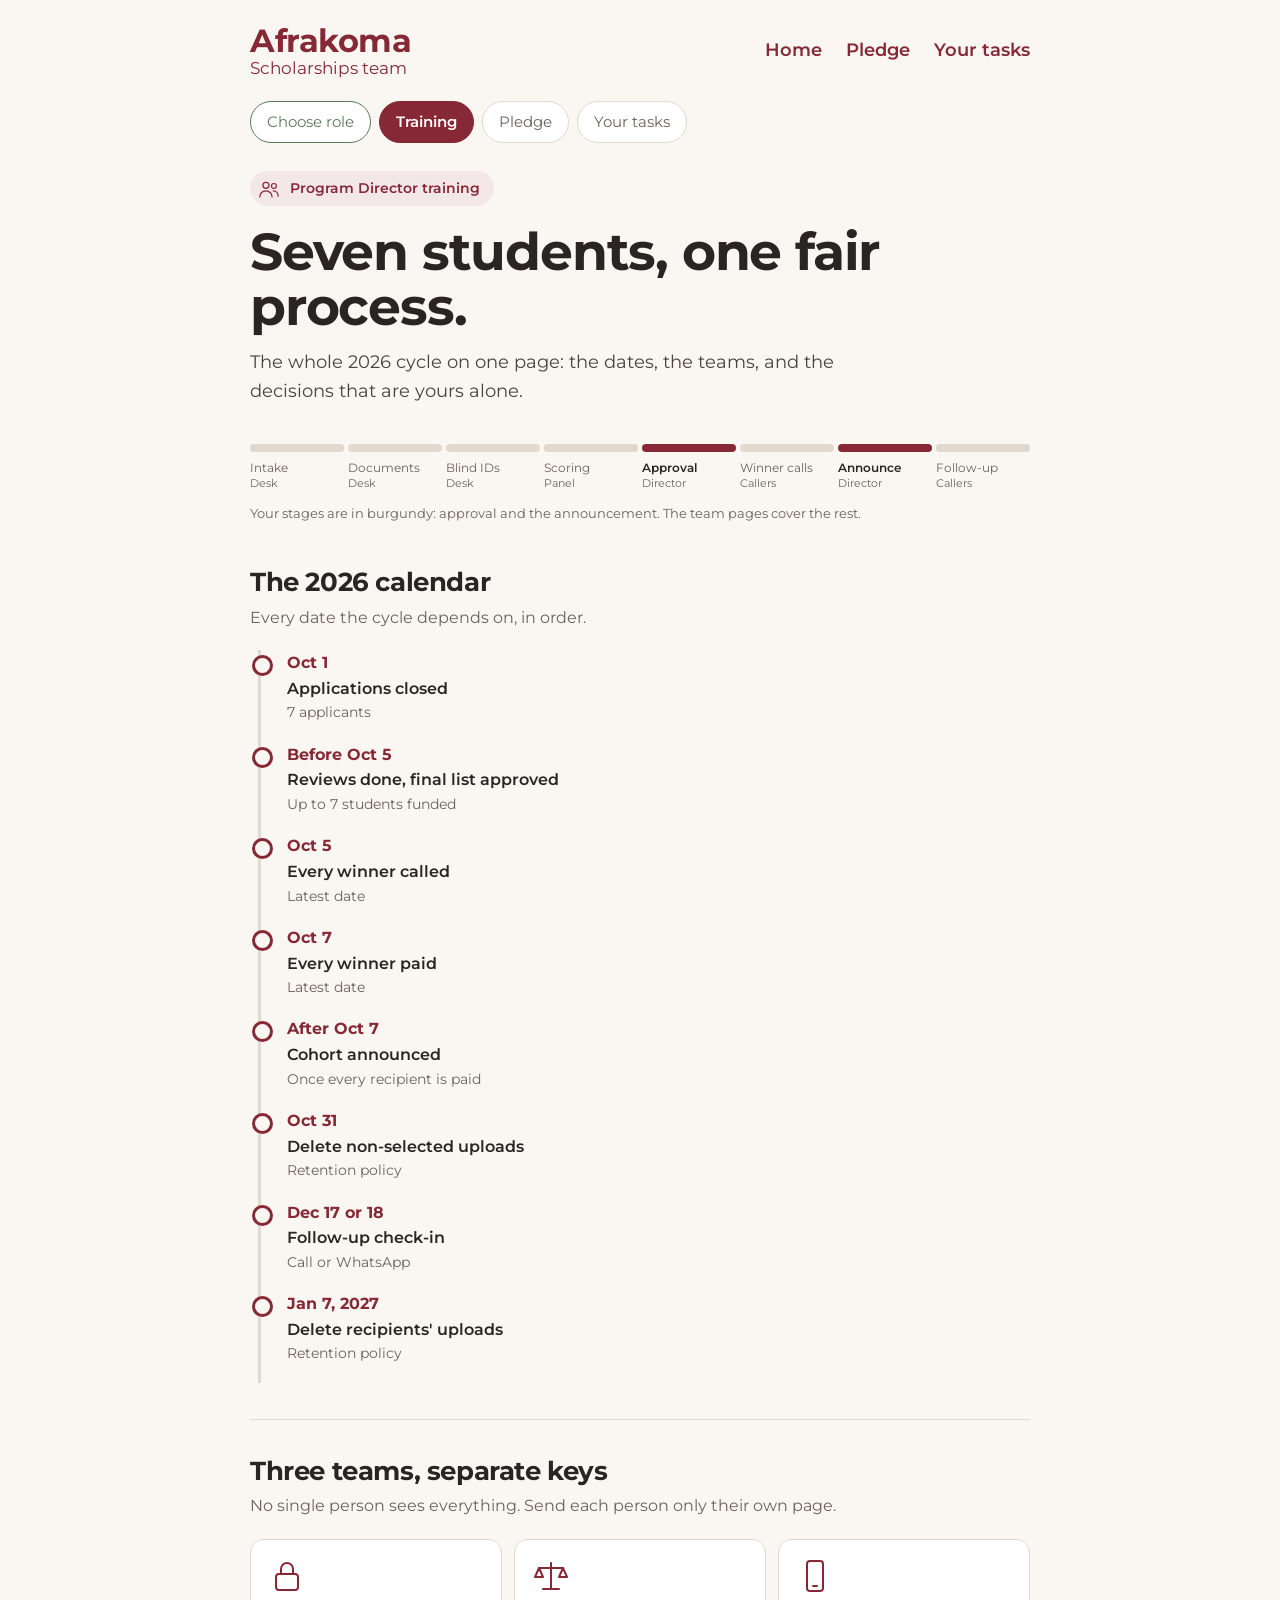
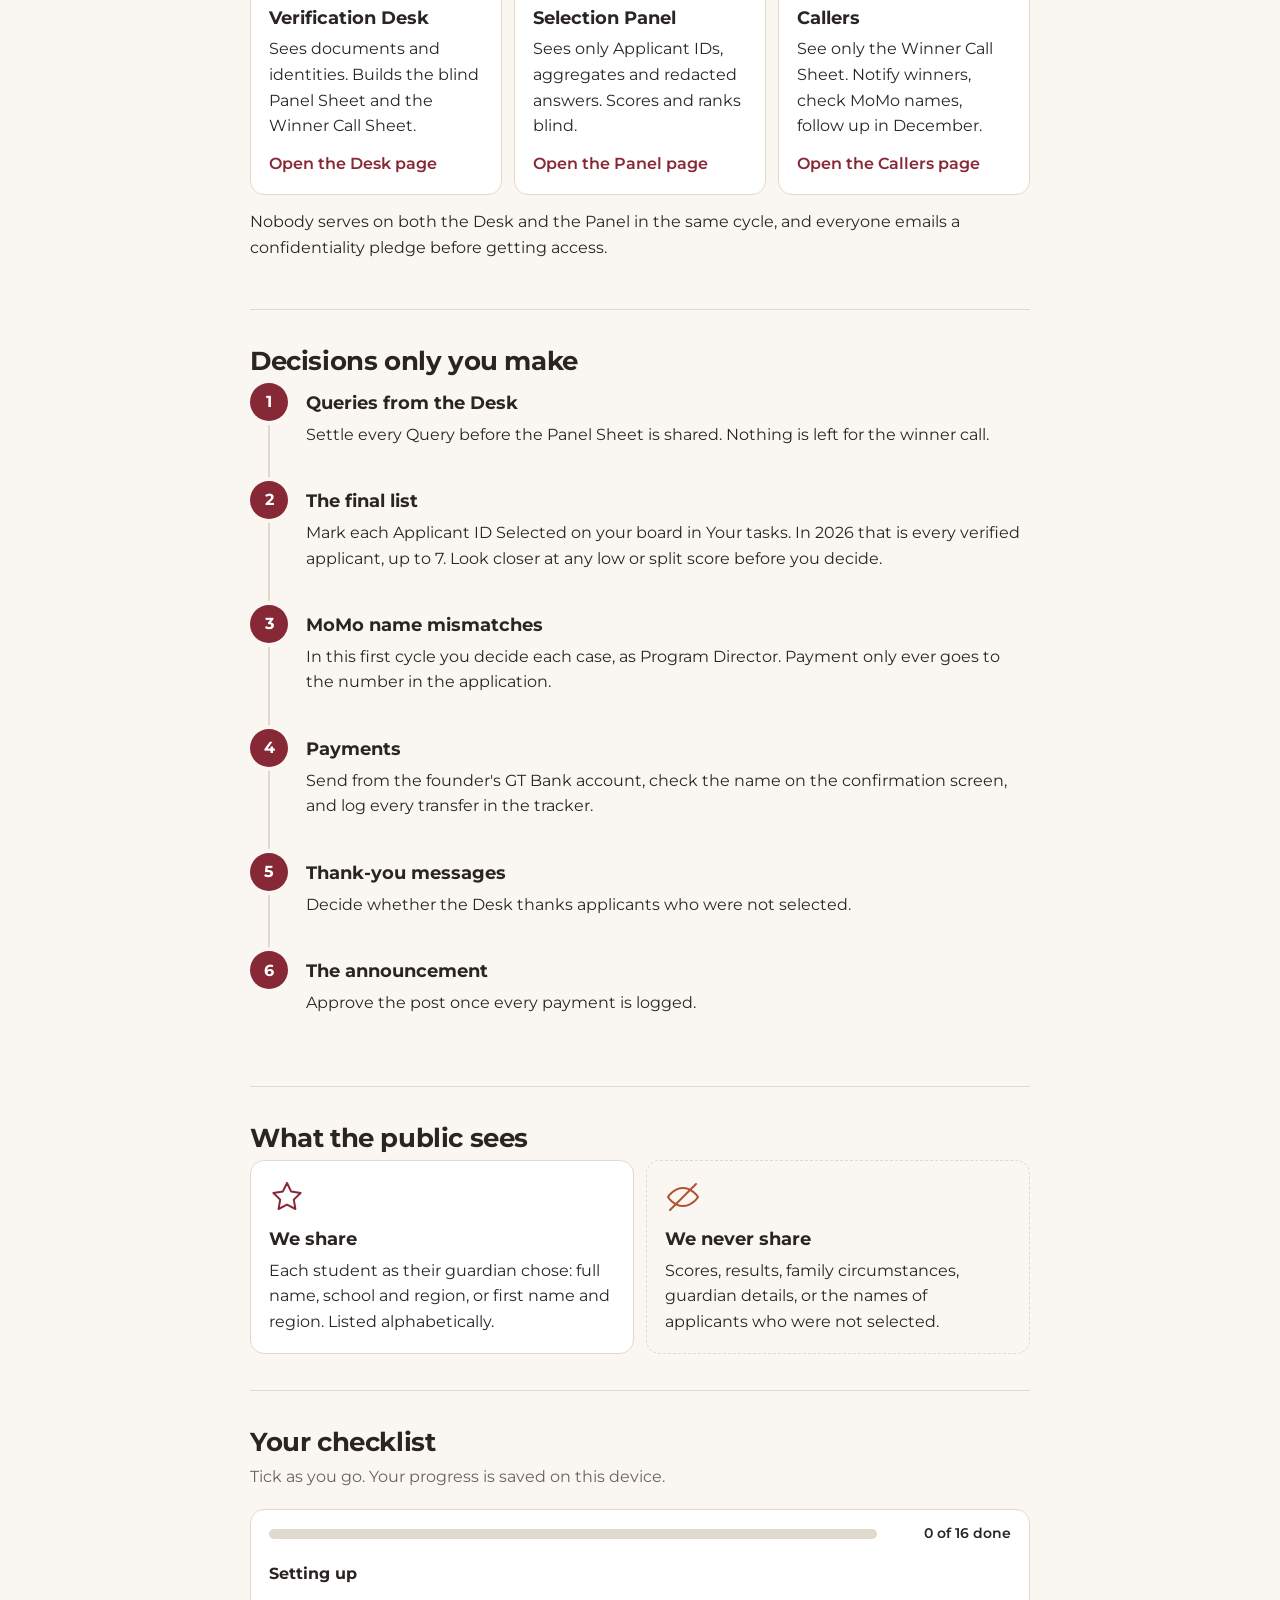
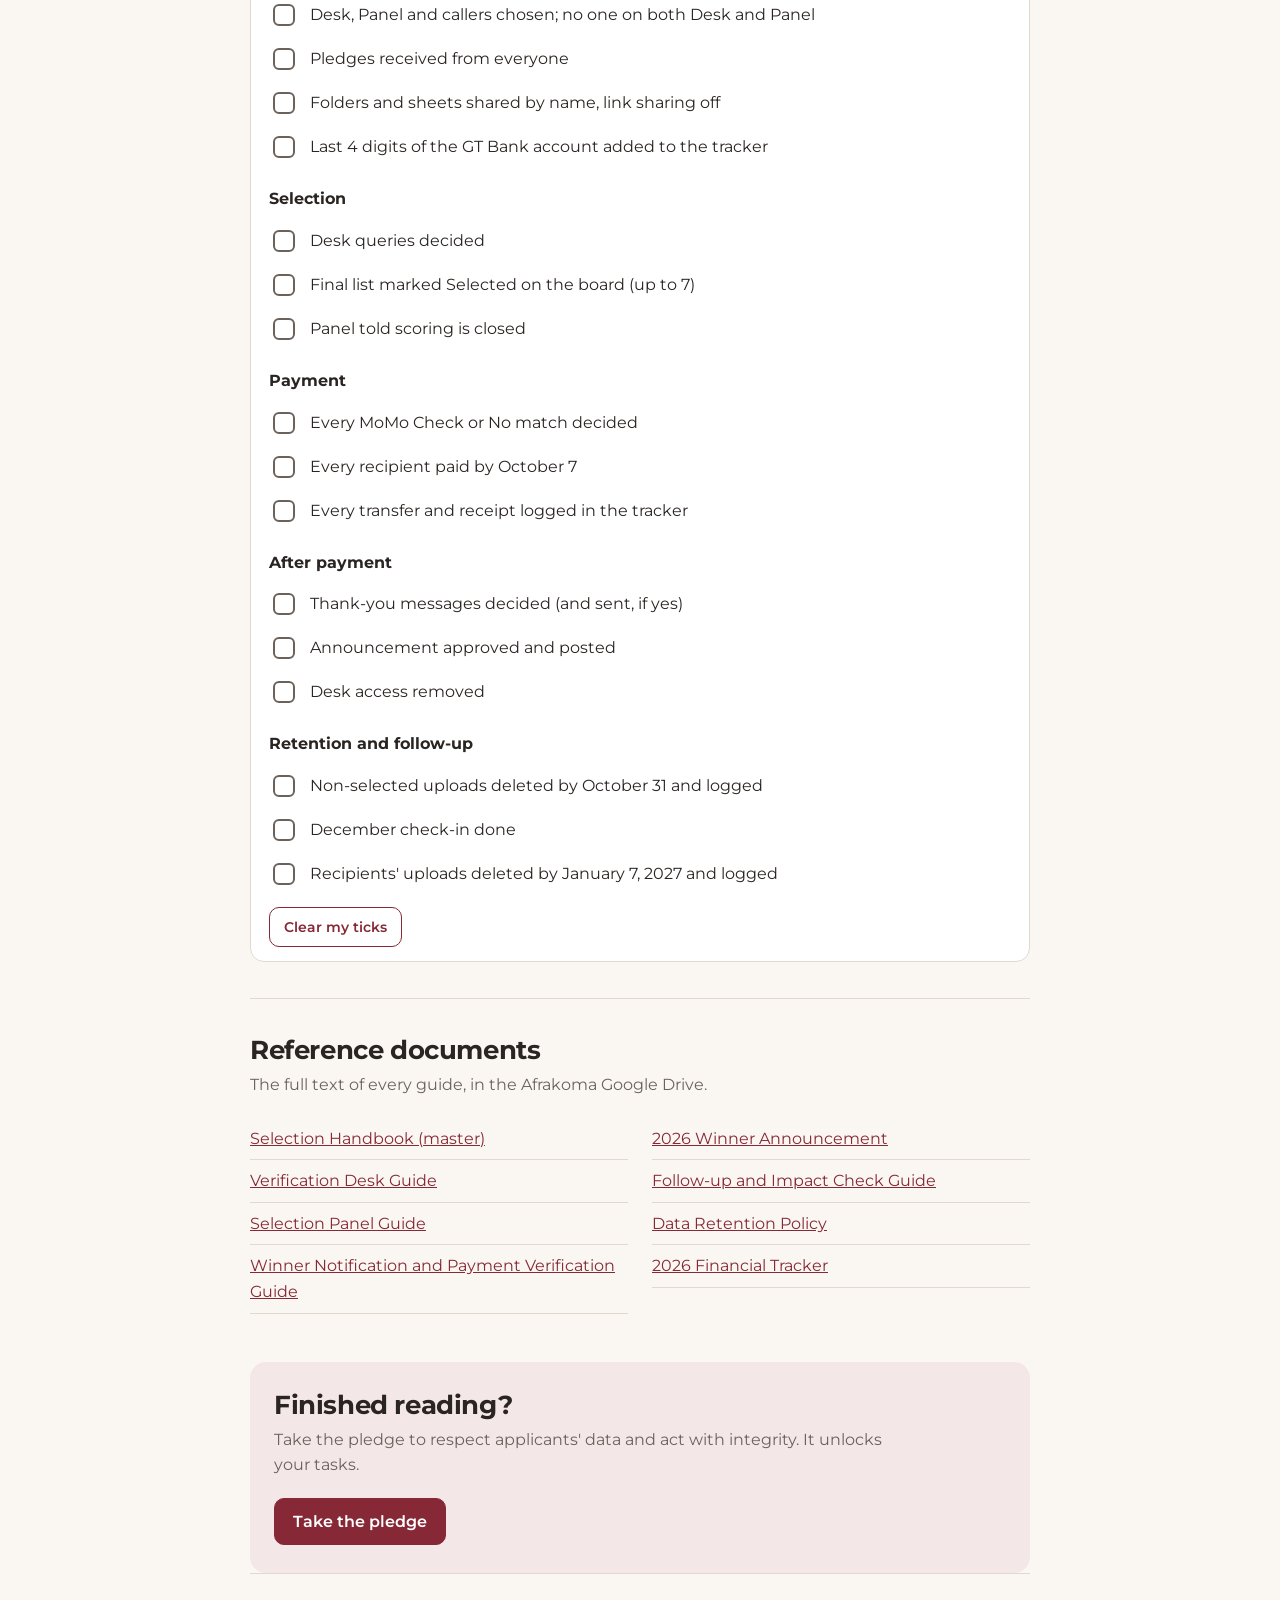
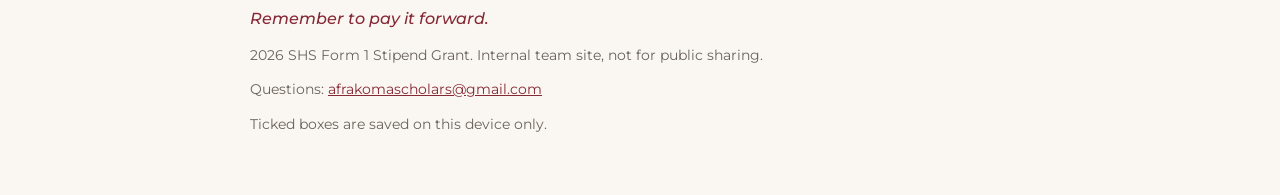
<file: training/program-director.html>
<!doctype html>
<html lang="en"><head><meta charset="utf-8"><meta name="viewport" content="width=device-width,initial-scale=1">
<meta name="robots" content="noindex,nofollow">
<title>Program Director training | Afrakoma Team</title>
<link rel="preconnect" href="https://fonts.googleapis.com"><link rel="preconnect" href="https://fonts.gstatic.com" crossorigin>
<link href="https://fonts.googleapis.com/css2?family=Montserrat:ital,wght@0,400;0,500;0,600;0,700;1,500&display=swap" rel="stylesheet">
<link rel="stylesheet" href="../assets/site.css">
</head>
<body data-page="director">
<div class="wrap">
<header class="top"><a class="mark" href="../index.html"><b>Afrakoma</b><span>Scholarships team</span></a>
<nav class="nav-top noprint" aria-label="Site"><a href="../index.html">Home</a><a href="../pledge.html?role=director">Pledge</a><a href="../tasks.html">Your tasks</a></nav></header>
<ol class="journey noprint" aria-label="Your progress"><li class="done">Choose role</li><li class="here" aria-current="step">Training</li><li>Pledge</li><li>Your tasks</li></ol>
<div class="hero"><span class="who"><svg viewBox="0 0 36 36" fill="none" stroke="currentColor" stroke-width="2" stroke-linecap="round" stroke-linejoin="round" aria-hidden="true"><circle cx="13" cy="12" r="5"/><path d="M3 31c0-6 4.5-10 10-10s10 4 10 10"/><circle cx="26" cy="13" r="4"/><path d="M25 21c5 0 8 4 8 9"/></svg>Program Director training</span><h1>Seven students, one fair process.</h1><p class="lede">The whole 2026 cycle on one page: the dates, the teams, and the decisions that are yours alone.</p><div class="rail" role="img" aria-label="The 2026 cycle in 8 stages. Your stages are in burgundy: approval and the announcement. The team pages cover the rest."><div class="st"><div class="bar"></div><div class="nm">Intake</div><div class="ow">Desk</div></div><div class="st"><div class="bar"></div><div class="nm">Documents</div><div class="ow">Desk</div></div><div class="st"><div class="bar"></div><div class="nm">Blind IDs</div><div class="ow">Desk</div></div><div class="st"><div class="bar"></div><div class="nm">Scoring</div><div class="ow">Panel</div></div><div class="st me"><div class="bar"></div><div class="nm">Approval</div><div class="ow">Director</div></div><div class="st"><div class="bar"></div><div class="nm">Winner calls</div><div class="ow">Callers</div></div><div class="st me"><div class="bar"></div><div class="nm">Announce</div><div class="ow">Director</div></div><div class="st"><div class="bar"></div><div class="nm">Follow-up</div><div class="ow">Callers</div></div></div><p class="railkey">Your stages are in burgundy: approval and the announcement. The team pages cover the rest.</p></div>
<style>
.tl{list-style:none;margin:0;padding:0;border-left:3px solid var(--line);margin-left:8px}
.tl li{position:relative;padding:0 0 18px 26px}
.tl li::before{content:"";position:absolute;left:-9px;top:5px;width:15px;height:15px;border-radius:50%;background:var(--paper);border:3px solid var(--burg)}
.tl .when{font-weight:700;color:var(--burg)}
.tl .what{font-weight:600}
.tl .why{color:var(--muted);font-size:14px}
.role{display:flex;flex-direction:column;gap:6px}
.role .go{margin-top:auto;color:var(--burg);font-weight:600}
.docs{list-style:none;padding:0;margin:0;columns:2;column-gap:24px}
.docs li{break-inside:avoid;padding:8px 0;border-bottom:1px solid var(--line)}
@media (max-width:640px){.docs{columns:1}}
</style>
<section class="first"><h2>The 2026 calendar</h2><p class="sub">Every date the cycle depends on, in order.</p>
<ol class="tl"><li><span class="when">Oct 1</span><div class="what">Applications closed</div><div class="why">7 applicants</div></li><li><span class="when">Before Oct 5</span><div class="what">Reviews done, final list approved</div><div class="why">Up to 7 students funded</div></li><li><span class="when">Oct 5</span><div class="what">Every winner called</div><div class="why">Latest date</div></li><li><span class="when">Oct 7</span><div class="what">Every winner paid</div><div class="why">Latest date</div></li><li><span class="when">After Oct 7</span><div class="what">Cohort announced</div><div class="why">Once every recipient is paid</div></li><li><span class="when">Oct 31</span><div class="what">Delete non-selected uploads</div><div class="why">Retention policy</div></li><li><span class="when">Dec 17 or 18</span><div class="what">Follow-up check-in</div><div class="why">Call or WhatsApp</div></li><li><span class="when">Jan 7, 2027</span><div class="what">Delete recipients' uploads</div><div class="why">Retention policy</div></li></ol></section>

<section><h2>Three teams, separate keys</h2><p class="sub">No single person sees everything. Send each person only their own page.</p>
<div class="tiles">
<a class="tile role" href="verification-desk.html"><div class="ic"><svg viewBox="0 0 36 36" fill="none" stroke="currentColor" stroke-width="2" stroke-linecap="round" stroke-linejoin="round" aria-hidden="true"><rect x="7" y="16" width="22" height="16" rx="3"/><path d="M12 16v-5a6 6 0 0112 0v5"/></svg></div><h3>Verification Desk</h3><p>Sees documents and identities. Builds the blind Panel Sheet and the Winner Call Sheet.</p><span class="go">Open the Desk page</span></a>
<a class="tile role" href="selection-panel.html"><div class="ic"><svg viewBox="0 0 36 36" fill="none" stroke="currentColor" stroke-width="2" stroke-linecap="round" stroke-linejoin="round" aria-hidden="true"><path d="M18 5v26M10 31h16M6 10h24"/><path d="M6 10l-4 9h8zM30 10l-4 9h8z"/></svg></div><h3>Selection Panel</h3><p>Sees only Applicant IDs, aggregates and redacted answers. Scores and ranks blind.</p><span class="go">Open the Panel page</span></a>
<a class="tile role" href="callers.html"><div class="ic"><svg viewBox="0 0 36 36" fill="none" stroke="currentColor" stroke-width="2" stroke-linecap="round" stroke-linejoin="round" aria-hidden="true"><rect x="10" y="3" width="16" height="30" rx="3"/><path d="M16 28h4"/></svg></div><h3>Callers</h3><p>See only the Winner Call Sheet. Notify winners, check MoMo names, follow up in December.</p><span class="go">Open the Callers page</span></a>
</div>
<p style="margin-top:14px">Nobody serves on both the Desk and the Panel in the same cycle, and everyone emails a confidentiality pledge before getting access.</p></section>

<section><h2>Decisions only you make</h2>
<ol class="steps">
<li><h3>Queries from the Desk</h3><p>Settle every Query before the Panel Sheet is shared. Nothing is left for the winner call.</p></li>
<li><h3>The final list</h3><p>Mark each Applicant ID Selected on your board in Your tasks. In 2026 that is every verified applicant, up to 7. Look closer at any low or split score before you decide.</p></li>
<li><h3>MoMo name mismatches</h3><p>In this first cycle you decide each case, as Program Director. Payment only ever goes to the number in the application.</p></li>
<li><h3>Payments</h3><p>Send from the founder's GT Bank account, check the name on the confirmation screen, and log every transfer in the tracker.</p></li>
<li><h3>Thank-you messages</h3><p>Decide whether the Desk thanks applicants who were not selected.</p></li>
<li><h3>The announcement</h3><p>Approve the post once every payment is logged.</p></li>
</ol></section>

<section><h2>What the public sees</h2>
<div class="tiles">
<div class="tile "><div class="ic"><svg viewBox="0 0 36 36" fill="none" stroke="currentColor" stroke-width="2" stroke-linecap="round" stroke-linejoin="round" aria-hidden="true"><path d="M18 4l4.2 8.6 9.4 1.4-6.8 6.6 1.6 9.4L18 25.6 9.6 30l1.6-9.4L4.4 14l9.4-1.4z"/></svg></div><h3>We share</h3><p>Each student as their guardian chose: full name, school and region, or first name and region. Listed alphabetically.</p></div>
<div class="tile never"><div class="ic"><svg viewBox="0 0 36 36" fill="none" stroke="currentColor" stroke-width="2" stroke-linecap="round" stroke-linejoin="round" aria-hidden="true"><path d="M3 18s5.5-9 15-9 15 9 15 9-5.5 9-15 9S3 18 3 18z"/><path d="M5 31L31 5"/></svg></div><h3>We never share</h3><p>Scores, results, family circumstances, guardian details, or the names of applicants who were not selected.</p></div>
</div></section>

<section><h2>Your checklist</h2><p class="sub">Tick as you go. Your progress is saved on this device.</p>
<div class="cl"><div class="prog" aria-live="polite"><div class="tr"><div class="fl"></div></div><div class="lb"></div></div><h3>Setting up</h3><label><input type="checkbox" id="f1"><span>Desk, Panel and callers chosen; no one on both Desk and Panel</span></label><label><input type="checkbox" id="f2"><span>Pledges received from everyone</span></label><label><input type="checkbox" id="f3"><span>Folders and sheets shared by name, link sharing off</span></label><label><input type="checkbox" id="f4"><span>Last 4 digits of the GT Bank account added to the tracker</span></label><h3>Selection</h3><label><input type="checkbox" id="f5"><span>Desk queries decided</span></label><label><input type="checkbox" id="f6"><span>Final list marked Selected on the board (up to 7)</span></label><label><input type="checkbox" id="f7"><span>Panel told scoring is closed</span></label><h3>Payment</h3><label><input type="checkbox" id="f8"><span>Every MoMo Check or No match decided</span></label><label><input type="checkbox" id="f9"><span>Every recipient paid by October 7</span></label><label><input type="checkbox" id="f10"><span>Every transfer and receipt logged in the tracker</span></label><h3>After payment</h3><label><input type="checkbox" id="f11"><span>Thank-you messages decided (and sent, if yes)</span></label><label><input type="checkbox" id="f12"><span>Announcement approved and posted</span></label><label><input type="checkbox" id="f13"><span>Desk access removed</span></label><h3>Retention and follow-up</h3><label><input type="checkbox" id="f14"><span>Non-selected uploads deleted by October 31 and logged</span></label><label><input type="checkbox" id="f15"><span>December check-in done</span></label><label><input type="checkbox" id="f16"><span>Recipients' uploads deleted by January 7, 2027 and logged</span></label><button class="ghost reset" type="button">Clear my ticks</button></div>
</section>

<section><h2>Reference documents</h2><p class="sub">The full text of every guide, in the Afrakoma Google Drive.</p>
<ul class="docs"><li><a href="https://docs.google.com/document/d/1WfQP8jHl7S77S5c280YxO2n2I4U7JkW8g8qC_y1dZZQ/edit">Selection Handbook (master)</a></li><li><a href="https://docs.google.com/document/d/1L1vLkhD0O-L6B3JF4cTo9DyRhtDjo59PLO5CpHpDZ-Y/edit">Verification Desk Guide</a></li><li><a href="https://docs.google.com/document/d/1KzkQNssPuT5lj383kEcdyESD51MI1pMSb0zZyfZfvzs/edit">Selection Panel Guide</a></li><li><a href="https://docs.google.com/document/d/1NUS5-KcWVyFvDQAbMF1q2VH8YPwExITPEjrTkZYGT20/edit">Winner Notification and Payment Verification Guide</a></li><li><a href="https://docs.google.com/document/d/1g3IymOxvnKPCW1LmIawJcIi9jzAM5aHouKpU246PwY8/edit">2026 Winner Announcement</a></li><li><a href="https://docs.google.com/document/d/13cCetzGlCZkN29_u-HfTVEHVBysY6FfEjt9yLC9iE30/edit">Follow-up and Impact Check Guide</a></li><li><a href="https://docs.google.com/document/d/1isept3llm2DHQrLzCBdb9_t5HXmZRNHYn6a3aoZpOOA/edit">Data Retention Policy</a></li><li><a href="https://docs.google.com/spreadsheets/d/1k3-723FFYU4YE3kbClHRCq_VPz0CXm9y9zrfBTUE-dw/edit">2026 Financial Tracker</a></li></ul></section>
<section class="next noprint"><h2>Finished reading?</h2><p class="sub">Take the pledge to respect applicants' data and act with integrity. It unlocks your tasks.</p>
<a class="btn" href="../pledge.html?role=director">Take the pledge</a></section>
<footer><p class="pf">Remember to pay it forward.</p><p>2026 SHS Form 1 Stipend Grant. Internal team site, not for public sharing.</p><p>Questions: <a href="mailto:afrakomascholars@gmail.com">afrakomascholars@gmail.com</a></p><p>Ticked boxes are saved on this device only.</p></footer>
</div><script src="../assets/training.js"></script></body></html>
</file>
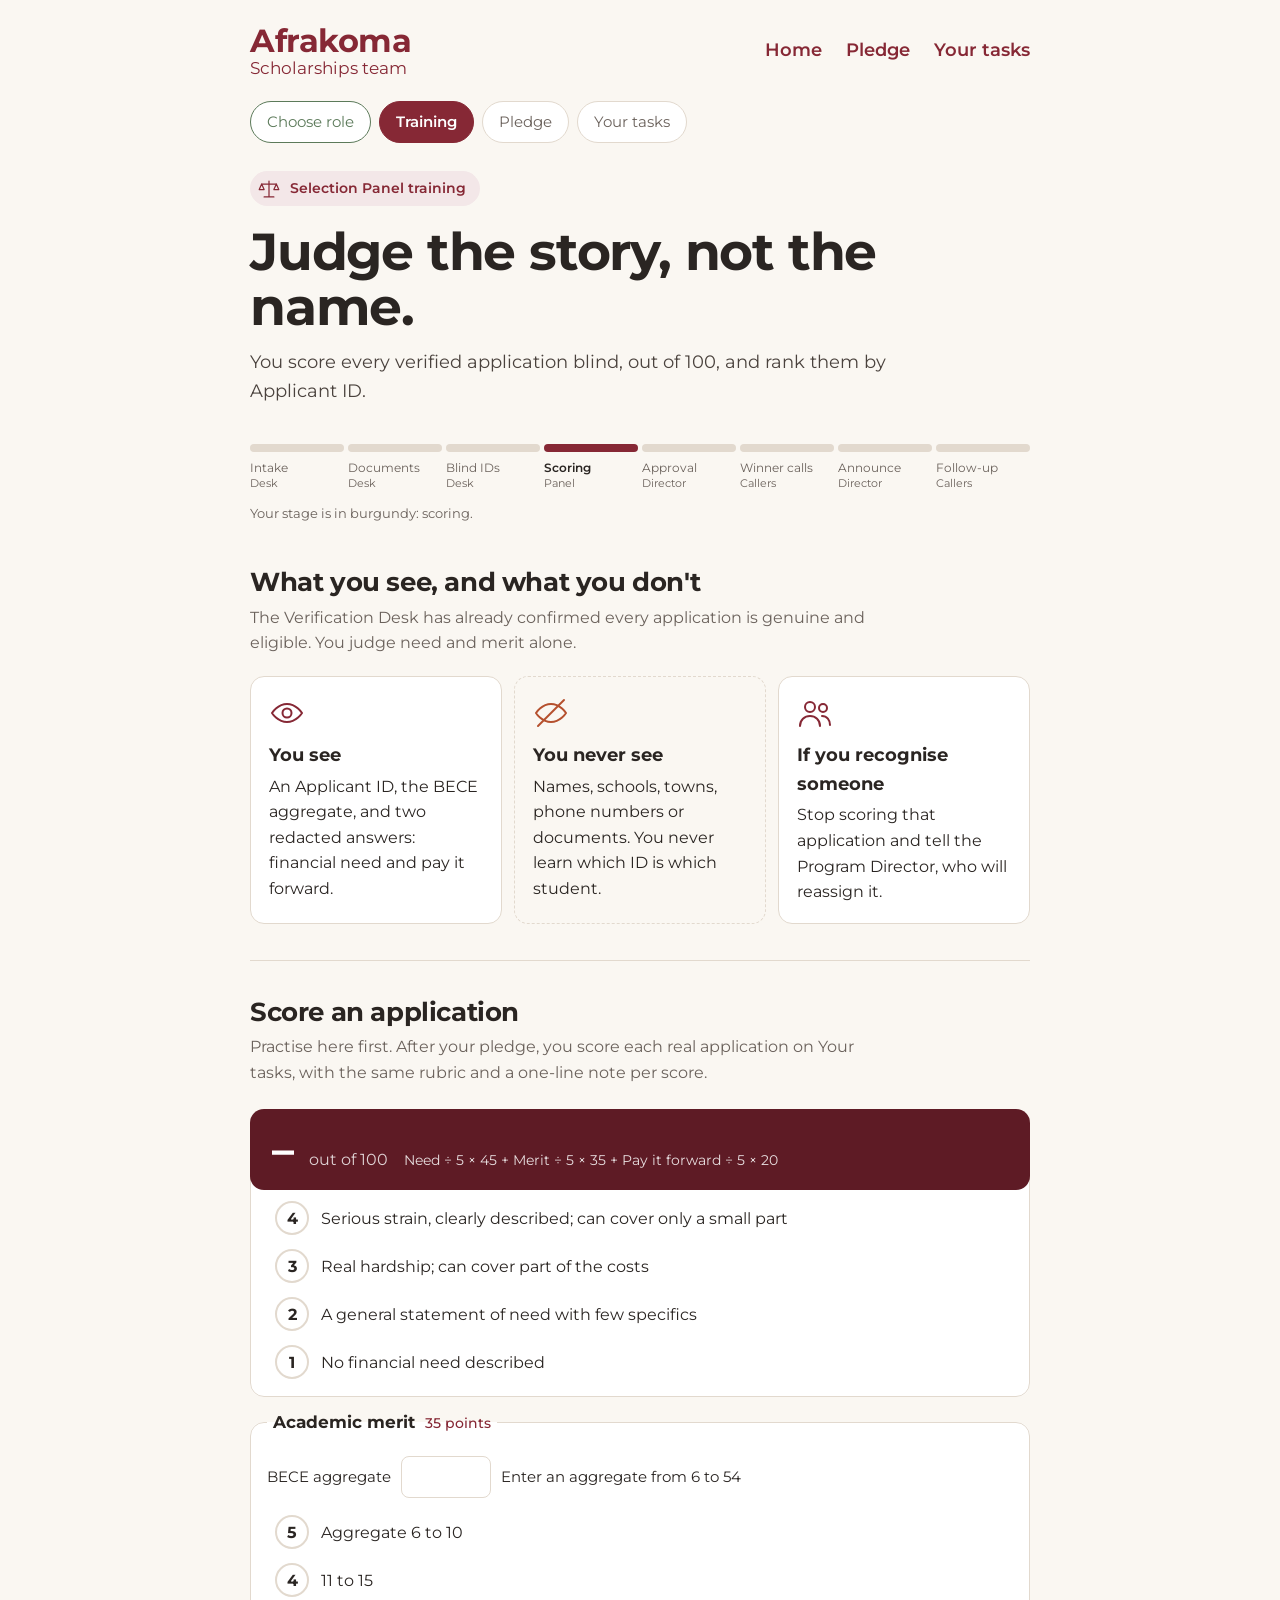
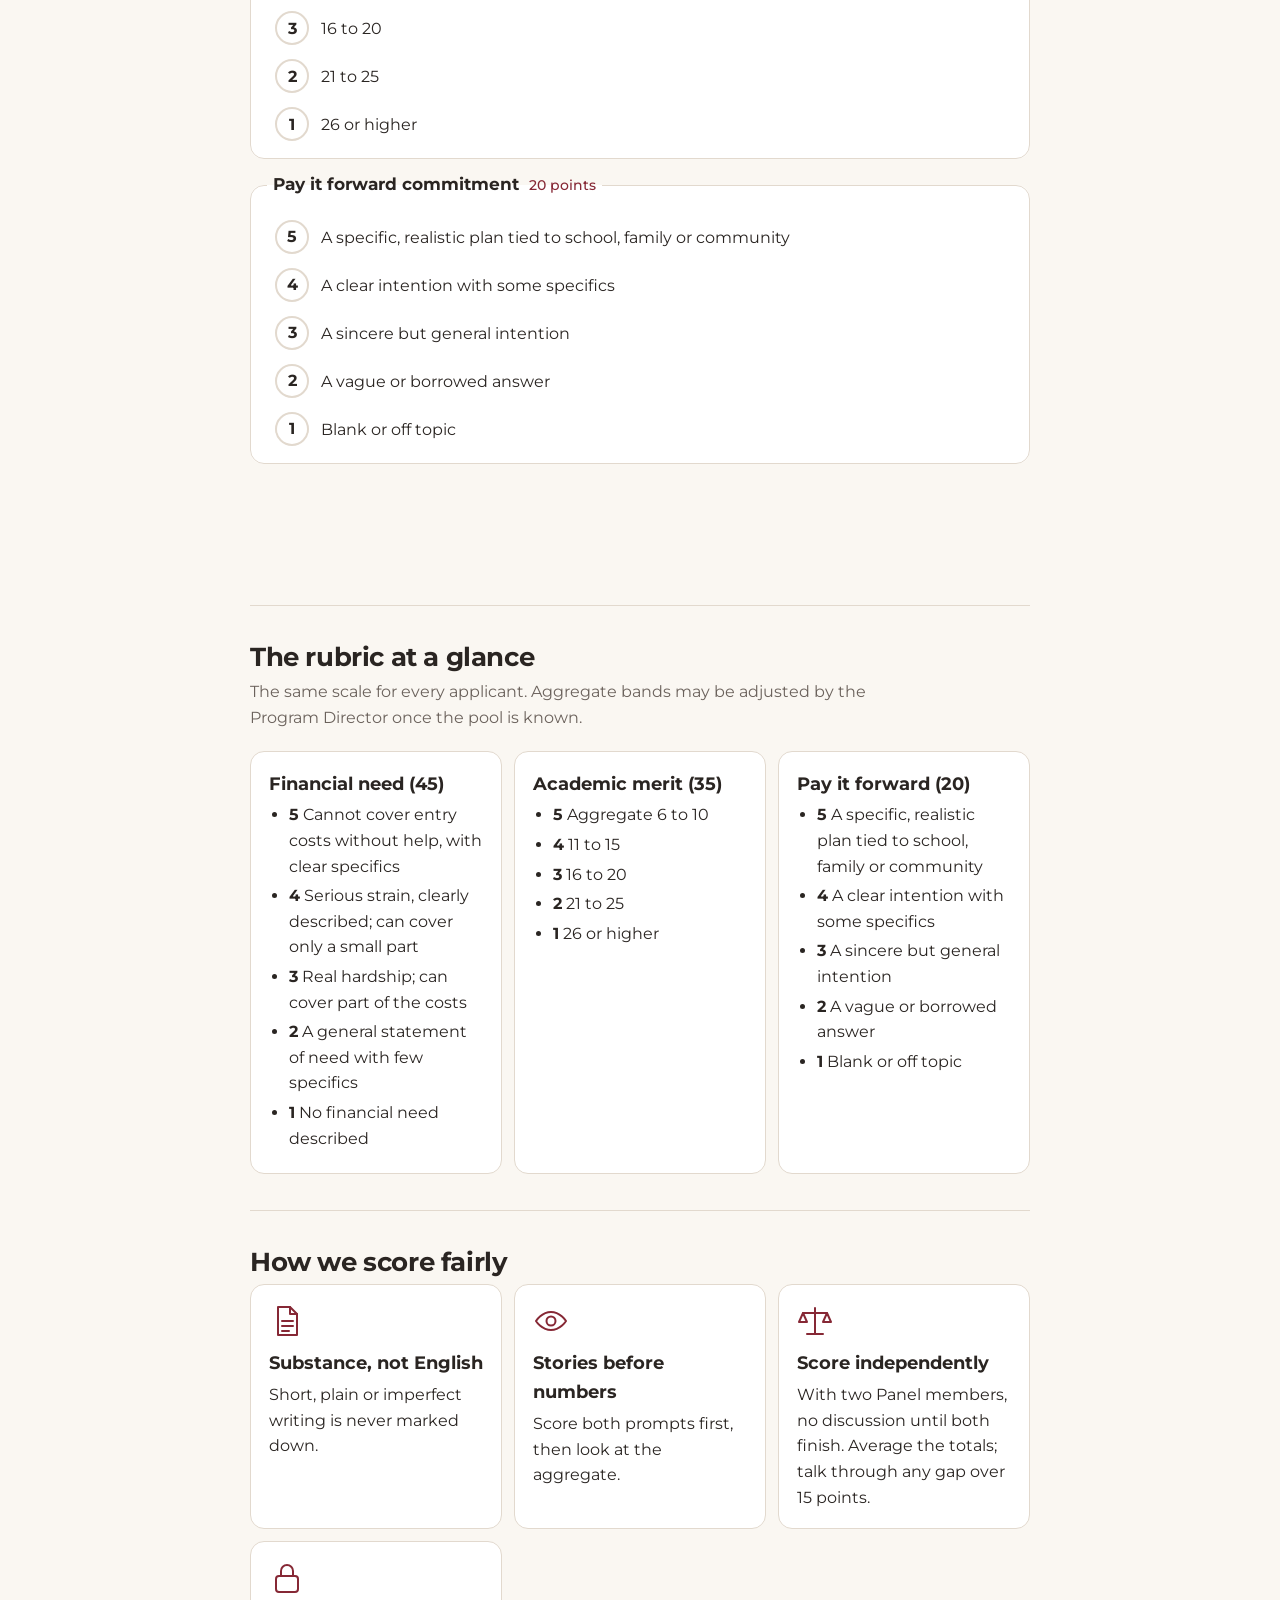
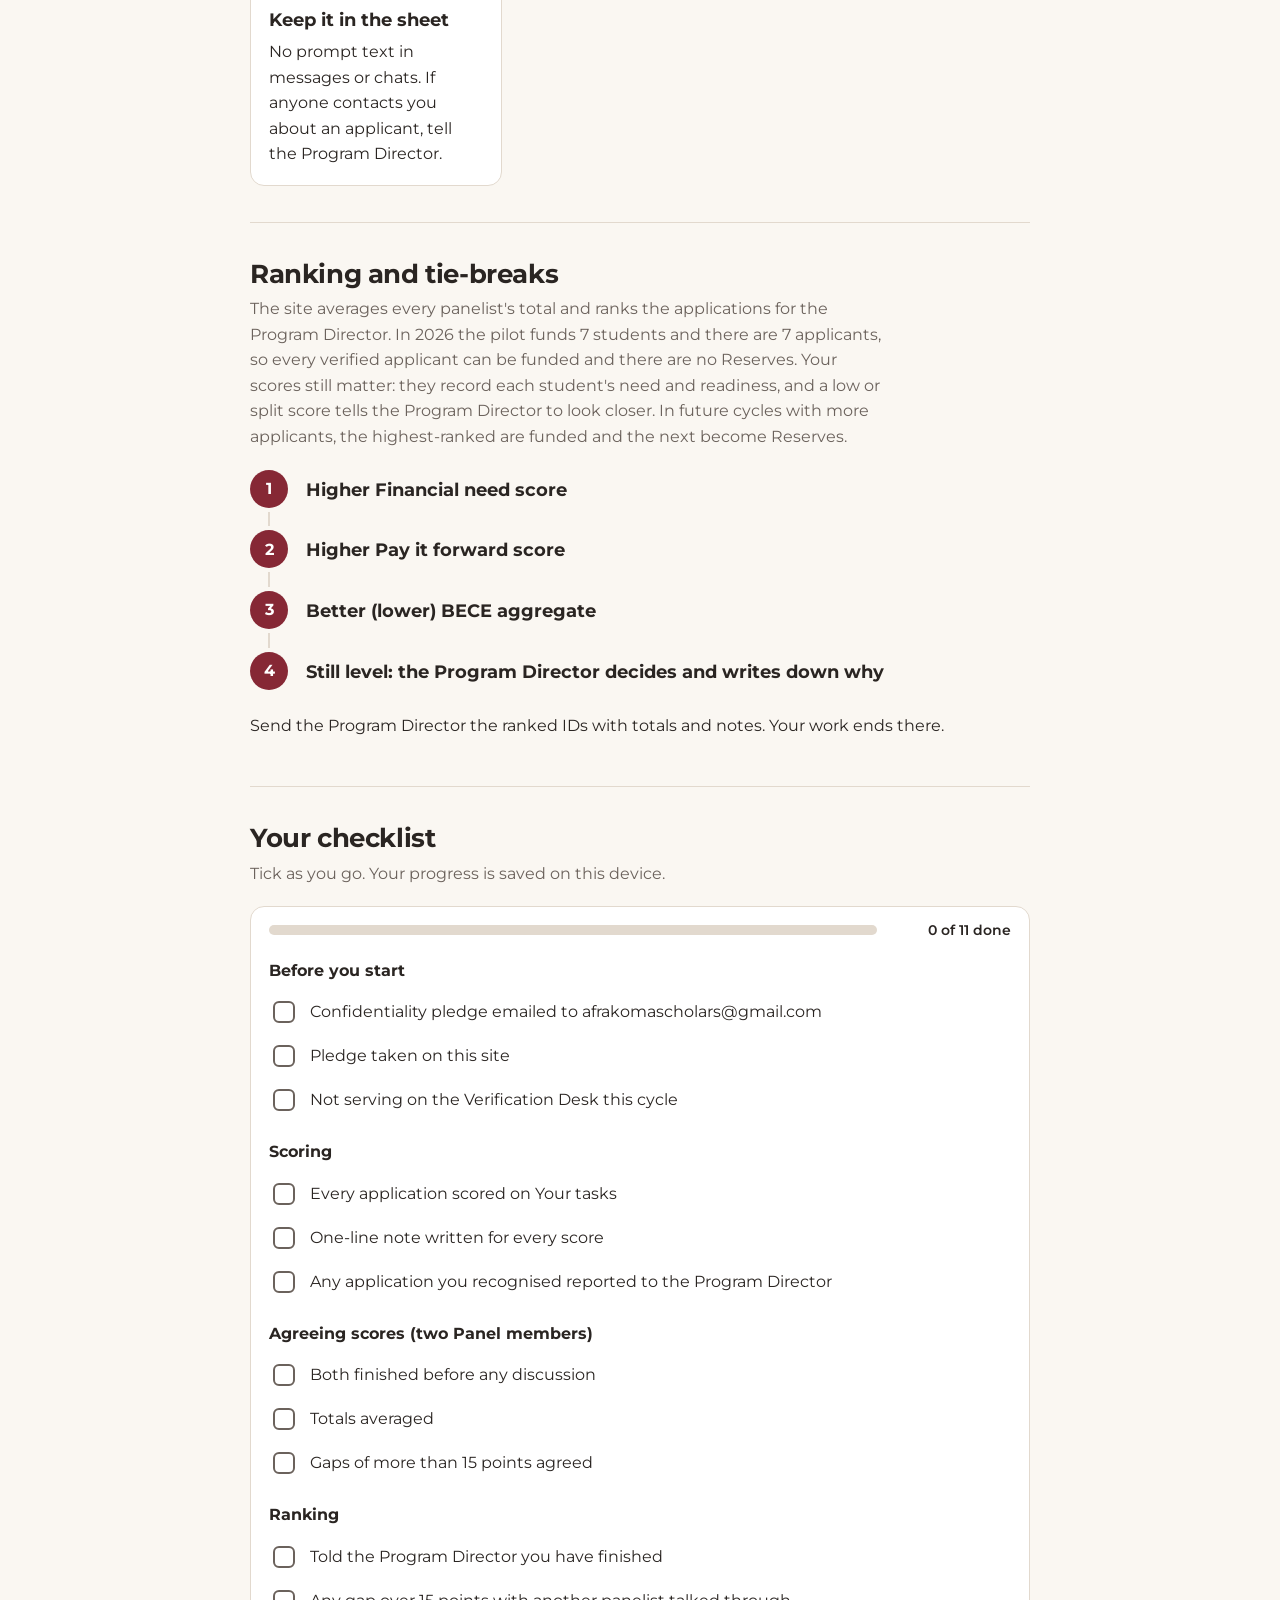
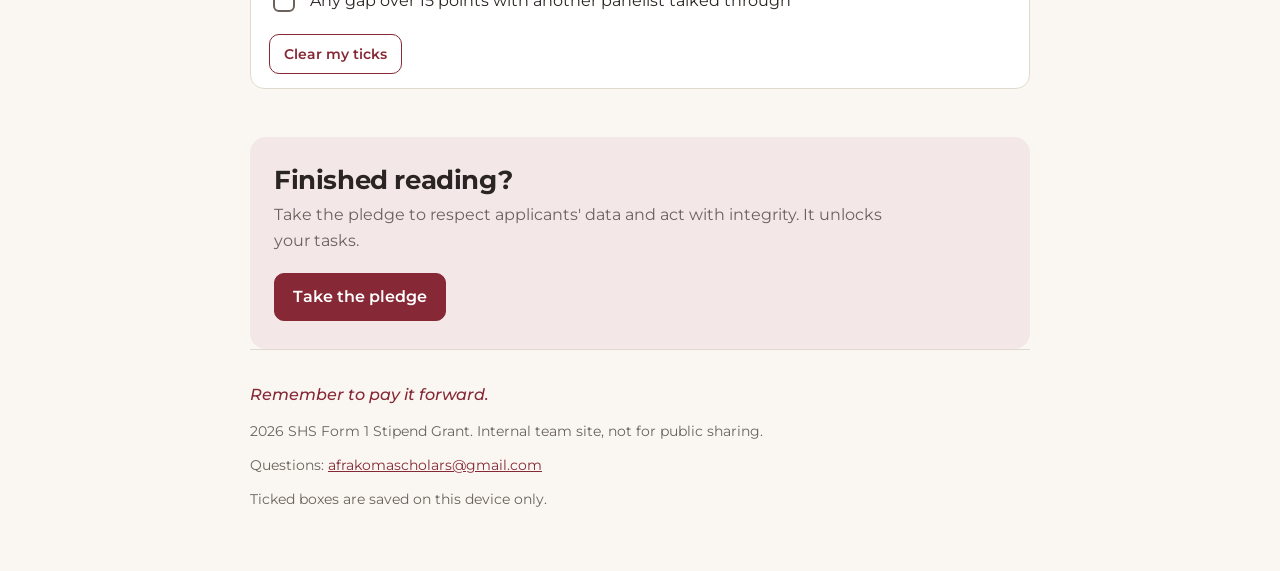
<file: training/selection-panel.html>
<!doctype html>
<html lang="en"><head><meta charset="utf-8"><meta name="viewport" content="width=device-width,initial-scale=1">
<meta name="robots" content="noindex,nofollow">
<title>Selection Panel training | Afrakoma Team</title>
<link rel="preconnect" href="https://fonts.googleapis.com"><link rel="preconnect" href="https://fonts.gstatic.com" crossorigin>
<link href="https://fonts.googleapis.com/css2?family=Montserrat:ital,wght@0,400;0,500;0,600;0,700;1,500&display=swap" rel="stylesheet">
<link rel="stylesheet" href="../assets/site.css">
</head>
<body data-page="panel">
<div class="wrap">
<header class="top"><a class="mark" href="../index.html"><b>Afrakoma</b><span>Scholarships team</span></a>
<nav class="nav-top noprint" aria-label="Site"><a href="../index.html">Home</a><a href="../pledge.html?role=panel">Pledge</a><a href="../tasks.html">Your tasks</a></nav></header>
<ol class="journey noprint" aria-label="Your progress"><li class="done">Choose role</li><li class="here" aria-current="step">Training</li><li>Pledge</li><li>Your tasks</li></ol>
<div class="hero"><span class="who"><svg viewBox="0 0 36 36" fill="none" stroke="currentColor" stroke-width="2" stroke-linecap="round" stroke-linejoin="round" aria-hidden="true"><path d="M18 5v26M10 31h16M6 10h24"/><path d="M6 10l-4 9h8zM30 10l-4 9h8z"/></svg>Selection Panel training</span><h1>Judge the story, not the name.</h1><p class="lede">You score every verified application blind, out of 100, and rank them by Applicant ID.</p><div class="rail" role="img" aria-label="The 2026 cycle in 8 stages. Your stage is in burgundy: scoring."><div class="st"><div class="bar"></div><div class="nm">Intake</div><div class="ow">Desk</div></div><div class="st"><div class="bar"></div><div class="nm">Documents</div><div class="ow">Desk</div></div><div class="st"><div class="bar"></div><div class="nm">Blind IDs</div><div class="ow">Desk</div></div><div class="st me"><div class="bar"></div><div class="nm">Scoring</div><div class="ow">Panel</div></div><div class="st"><div class="bar"></div><div class="nm">Approval</div><div class="ow">Director</div></div><div class="st"><div class="bar"></div><div class="nm">Winner calls</div><div class="ow">Callers</div></div><div class="st"><div class="bar"></div><div class="nm">Announce</div><div class="ow">Director</div></div><div class="st"><div class="bar"></div><div class="nm">Follow-up</div><div class="ow">Callers</div></div></div><p class="railkey">Your stage is in burgundy: scoring.</p></div>
<style>
fieldset.crit{border:1.5px solid var(--line);border-radius:14px;background:#fff;padding:14px 16px 10px;margin:0 0 12px}
fieldset.crit legend{padding:0 6px;font-size:17px}
.wt{font-weight:500;color:var(--burg);font-size:14px;margin-left:6px}
.opt{display:flex;gap:12px;align-items:flex-start;padding:7px 8px;border-radius:10px;cursor:pointer;min-height:44px}
.opt:hover{background:var(--tint)}
.opt input{position:absolute;opacity:0;width:1px;height:1px}
.opt .sc{flex:0 0 34px;height:34px;border-radius:50%;border:2px solid var(--line);display:grid;place-items:center;font-weight:700}
.opt input:checked+.sc{background:var(--burg);border-color:var(--burg);color:#fff}
.opt input:focus-visible+.sc{outline:3px solid var(--burg);outline-offset:2px}
.opt .tx{padding-top:5px}
.totalbox{display:flex;align-items:baseline;gap:16px;flex-wrap:wrap;background:var(--deep);color:#fff;border-radius:14px;padding:18px 22px;position:sticky;bottom:12px}
.totalbox .n{font-size:44px;font-weight:700;letter-spacing:-1px;line-height:1}
.totalbox .of{opacity:.8}
.agg{display:flex;gap:10px;align-items:center;flex-wrap:wrap;margin:6px 0 10px;font-size:15px}
.agg input{font:inherit;width:90px;padding:8px 10px;border:1.5px solid var(--line);border-radius:8px}
@media print{.totalbox{position:static}}
</style>
<section class="first"><h2>What you see, and what you don't</h2><p class="sub">The Verification Desk has already confirmed every application is genuine and eligible. You judge need and merit alone.</p>
<div class="tiles">
<div class="tile "><div class="ic"><svg viewBox="0 0 36 36" fill="none" stroke="currentColor" stroke-width="2" stroke-linecap="round" stroke-linejoin="round" aria-hidden="true"><path d="M3 18s5.5-9 15-9 15 9 15 9-5.5 9-15 9S3 18 3 18z"/><circle cx="18" cy="18" r="4.5"/></svg></div><h3>You see</h3><p>An Applicant ID, the BECE aggregate, and two redacted answers: financial need and pay it forward.</p></div>
<div class="tile never"><div class="ic"><svg viewBox="0 0 36 36" fill="none" stroke="currentColor" stroke-width="2" stroke-linecap="round" stroke-linejoin="round" aria-hidden="true"><path d="M3 18s5.5-9 15-9 15 9 15 9-5.5 9-15 9S3 18 3 18z"/><path d="M5 31L31 5"/></svg></div><h3>You never see</h3><p>Names, schools, towns, phone numbers or documents. You never learn which ID is which student.</p></div>
<div class="tile "><div class="ic"><svg viewBox="0 0 36 36" fill="none" stroke="currentColor" stroke-width="2" stroke-linecap="round" stroke-linejoin="round" aria-hidden="true"><circle cx="13" cy="12" r="5"/><path d="M3 31c0-6 4.5-10 10-10s10 4 10 10"/><circle cx="26" cy="13" r="4"/><path d="M25 21c5 0 8 4 8 9"/></svg></div><h3>If you recognise someone</h3><p>Stop scoring that application and tell the Program Director, who will reassign it.</p></div>
</div></section>

<section class="noprint"><h2>Score an application</h2><p class="sub">Practise here first. After your pledge, you score each real application on Your tasks, with the same rubric and a one-line note per score.</p>
<form id="calc" onsubmit="return false">
<fieldset class="crit" data-k="need"><legend><b>Financial need</b> <span class="wt">45 points</span></legend><label class="opt"><input type="radio" name="need" value="5"><span class="sc">5</span><span class="tx">Cannot cover entry costs without help, with clear specifics</span></label><label class="opt"><input type="radio" name="need" value="4"><span class="sc">4</span><span class="tx">Serious strain, clearly described; can cover only a small part</span></label><label class="opt"><input type="radio" name="need" value="3"><span class="sc">3</span><span class="tx">Real hardship; can cover part of the costs</span></label><label class="opt"><input type="radio" name="need" value="2"><span class="sc">2</span><span class="tx">A general statement of need with few specifics</span></label><label class="opt"><input type="radio" name="need" value="1"><span class="sc">1</span><span class="tx">No financial need described</span></label></fieldset>
<fieldset class="crit" data-k="merit"><legend><b>Academic merit</b> <span class="wt">35 points</span></legend>
<div class="agg"><label for="agg">BECE aggregate</label><input id="agg" type="number" min="6" max="54" inputmode="numeric"><span id="aggout" aria-live="polite">Enter an aggregate from 6 to 54</span></div>
<label class="opt"><input type="radio" name="merit" value="5"><span class="sc">5</span><span class="tx">Aggregate 6 to 10</span></label><label class="opt"><input type="radio" name="merit" value="4"><span class="sc">4</span><span class="tx">11 to 15</span></label><label class="opt"><input type="radio" name="merit" value="3"><span class="sc">3</span><span class="tx">16 to 20</span></label><label class="opt"><input type="radio" name="merit" value="2"><span class="sc">2</span><span class="tx">21 to 25</span></label><label class="opt"><input type="radio" name="merit" value="1"><span class="sc">1</span><span class="tx">26 or higher</span></label></fieldset>
<fieldset class="crit" data-k="pif"><legend><b>Pay it forward commitment</b> <span class="wt">20 points</span></legend><label class="opt"><input type="radio" name="pif" value="5"><span class="sc">5</span><span class="tx">A specific, realistic plan tied to school, family or community</span></label><label class="opt"><input type="radio" name="pif" value="4"><span class="sc">4</span><span class="tx">A clear intention with some specifics</span></label><label class="opt"><input type="radio" name="pif" value="3"><span class="sc">3</span><span class="tx">A sincere but general intention</span></label><label class="opt"><input type="radio" name="pif" value="2"><span class="sc">2</span><span class="tx">A vague or borrowed answer</span></label><label class="opt"><input type="radio" name="pif" value="1"><span class="sc">1</span><span class="tx">Blank or off topic</span></label></fieldset>
<div class="totalbox" aria-live="polite"><span class="n" id="total">–</span><span class="of">out of 100</span><span style="font-size:14px;opacity:.85">Need ÷ 5 × 45 + Merit ÷ 5 × 35 + Pay it forward ÷ 5 × 20</span></div>
</form></section>

<section><h2>The rubric at a glance</h2><p class="sub">The same scale for every applicant. Aggregate bands may be adjusted by the Program Director once the pool is known.</p>
<div class="tiles">
<div class="tile"><h3>Financial need (45)</h3><ul class="tight"><li><b>5</b> Cannot cover entry costs without help, with clear specifics</li><li><b>4</b> Serious strain, clearly described; can cover only a small part</li><li><b>3</b> Real hardship; can cover part of the costs</li><li><b>2</b> A general statement of need with few specifics</li><li><b>1</b> No financial need described</li></ul></div>
<div class="tile"><h3>Academic merit (35)</h3><ul class="tight"><li><b>5</b> Aggregate 6 to 10</li><li><b>4</b> 11 to 15</li><li><b>3</b> 16 to 20</li><li><b>2</b> 21 to 25</li><li><b>1</b> 26 or higher</li></ul></div>
<div class="tile"><h3>Pay it forward (20)</h3><ul class="tight"><li><b>5</b> A specific, realistic plan tied to school, family or community</li><li><b>4</b> A clear intention with some specifics</li><li><b>3</b> A sincere but general intention</li><li><b>2</b> A vague or borrowed answer</li><li><b>1</b> Blank or off topic</li></ul></div>
</div></section>

<section><h2>How we score fairly</h2>
<div class="tiles">
<div class="tile "><div class="ic"><svg viewBox="0 0 36 36" fill="none" stroke="currentColor" stroke-width="2" stroke-linecap="round" stroke-linejoin="round" aria-hidden="true"><path d="M9 4h12l7 7v21H9z"/><path d="M21 4v7h7M13 18h11M13 23h11M13 28h7"/></svg></div><h3>Substance, not English</h3><p>Short, plain or imperfect writing is never marked down.</p></div>
<div class="tile "><div class="ic"><svg viewBox="0 0 36 36" fill="none" stroke="currentColor" stroke-width="2" stroke-linecap="round" stroke-linejoin="round" aria-hidden="true"><path d="M3 18s5.5-9 15-9 15 9 15 9-5.5 9-15 9S3 18 3 18z"/><circle cx="18" cy="18" r="4.5"/></svg></div><h3>Stories before numbers</h3><p>Score both prompts first, then look at the aggregate.</p></div>
<div class="tile "><div class="ic"><svg viewBox="0 0 36 36" fill="none" stroke="currentColor" stroke-width="2" stroke-linecap="round" stroke-linejoin="round" aria-hidden="true"><path d="M18 5v26M10 31h16M6 10h24"/><path d="M6 10l-4 9h8zM30 10l-4 9h8z"/></svg></div><h3>Score independently</h3><p>With two Panel members, no discussion until both finish. Average the totals; talk through any gap over 15 points.</p></div>
<div class="tile "><div class="ic"><svg viewBox="0 0 36 36" fill="none" stroke="currentColor" stroke-width="2" stroke-linecap="round" stroke-linejoin="round" aria-hidden="true"><rect x="7" y="16" width="22" height="16" rx="3"/><path d="M12 16v-5a6 6 0 0112 0v5"/></svg></div><h3>Keep it in the sheet</h3><p>No prompt text in messages or chats. If anyone contacts you about an applicant, tell the Program Director.</p></div>
</div></section>

<section><h2>Ranking and tie-breaks</h2><p class="sub">The site averages every panelist's total and ranks the applications for the Program Director. In 2026 the pilot funds 7 students and there are 7 applicants, so every verified applicant can be funded and there are no Reserves. Your scores still matter: they record each student's need and readiness, and a low or split score tells the Program Director to look closer. In future cycles with more applicants, the highest-ranked are funded and the next become Reserves.</p>
<ol class="steps"><li><h3>Higher Financial need score</h3></li><li><h3>Higher Pay it forward score</h3></li><li><h3>Better (lower) BECE aggregate</h3></li><li><h3>Still level: the Program Director decides and writes down why</h3></li></ol>
<p>Send the Program Director the ranked IDs with totals and notes. Your work ends there.</p></section>

<section><h2>Your checklist</h2><p class="sub">Tick as you go. Your progress is saved on this device.</p>
<div class="cl"><div class="prog" aria-live="polite"><div class="tr"><div class="fl"></div></div><div class="lb"></div></div><h3>Before you start</h3><label><input type="checkbox" id="p1"><span>Confidentiality pledge emailed to afrakomascholars@gmail.com</span></label><label><input type="checkbox" id="p2"><span>Pledge taken on this site</span></label><label><input type="checkbox" id="p3"><span>Not serving on the Verification Desk this cycle</span></label><h3>Scoring</h3><label><input type="checkbox" id="p4"><span>Every application scored on Your tasks</span></label><label><input type="checkbox" id="p5"><span>One-line note written for every score</span></label><label><input type="checkbox" id="p6"><span>Any application you recognised reported to the Program Director</span></label><h3>Agreeing scores (two Panel members)</h3><label><input type="checkbox" id="p7"><span>Both finished before any discussion</span></label><label><input type="checkbox" id="p8"><span>Totals averaged</span></label><label><input type="checkbox" id="p9"><span>Gaps of more than 15 points agreed</span></label><h3>Ranking</h3><label><input type="checkbox" id="p10"><span>Told the Program Director you have finished</span></label><label><input type="checkbox" id="p11"><span>Any gap over 15 points with another panelist talked through</span></label><button class="ghost reset" type="button">Clear my ticks</button></div>
</section>
<section class="next noprint"><h2>Finished reading?</h2><p class="sub">Take the pledge to respect applicants' data and act with integrity. It unlocks your tasks.</p>
<a class="btn" href="../pledge.html?role=panel">Take the pledge</a></section>
<footer><p class="pf">Remember to pay it forward.</p><p>2026 SHS Form 1 Stipend Grant. Internal team site, not for public sharing.</p><p>Questions: <a href="mailto:afrakomascholars@gmail.com">afrakomascholars@gmail.com</a></p><p>Ticked boxes are saved on this device only.</p></footer>
</div><script src="../assets/training.js"></script></body></html>
</file>
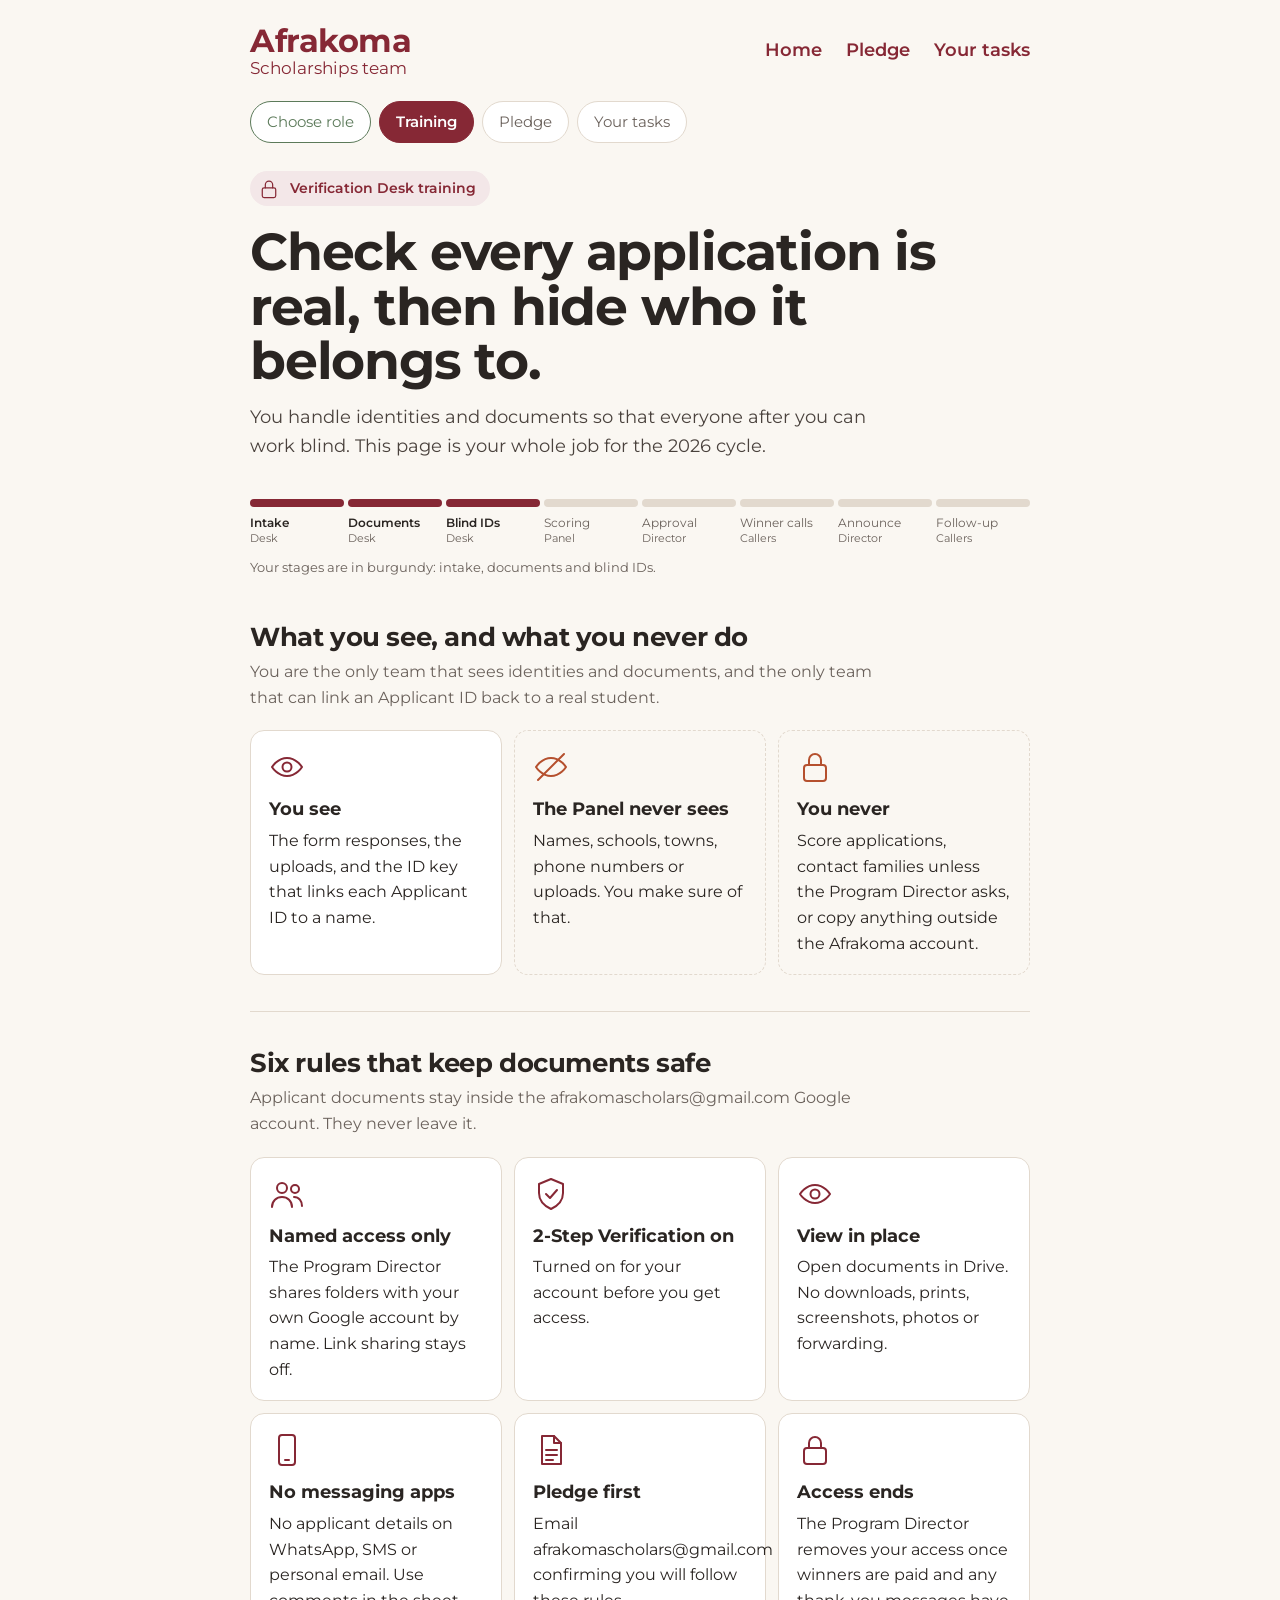
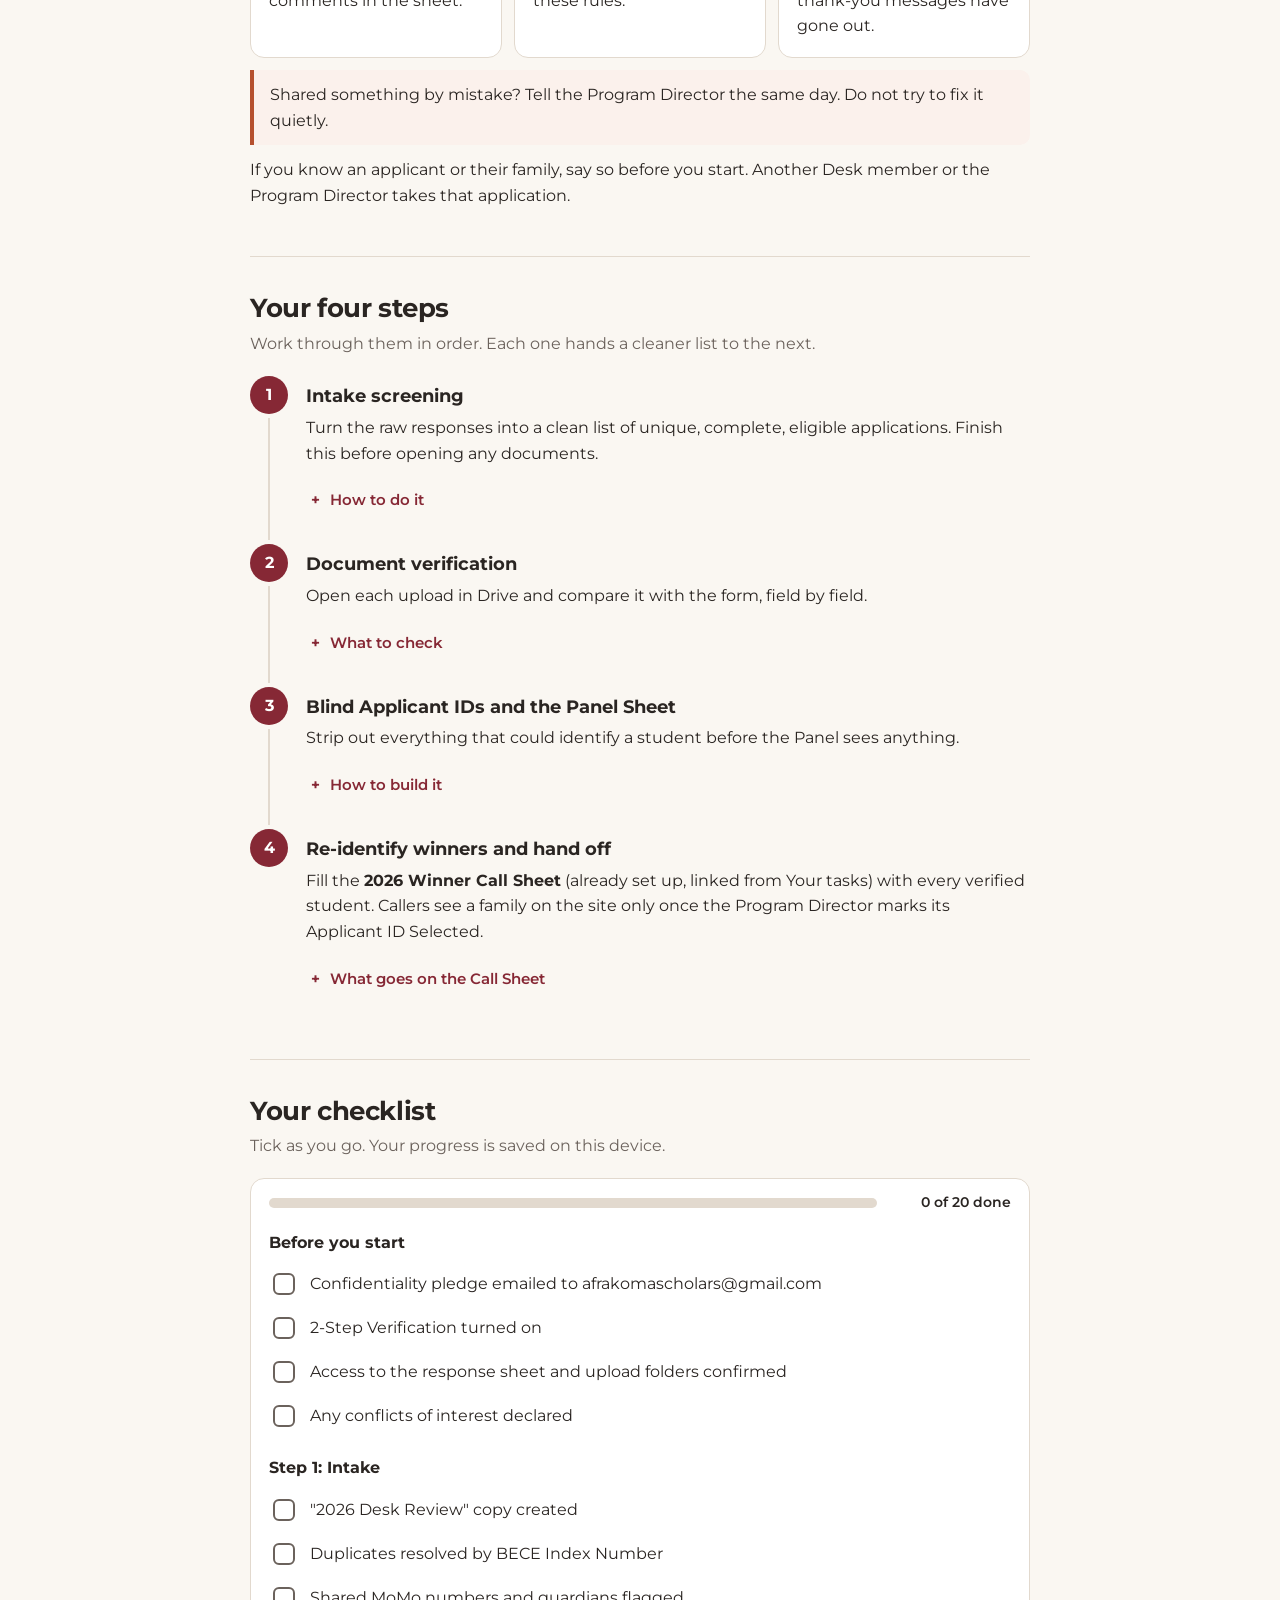
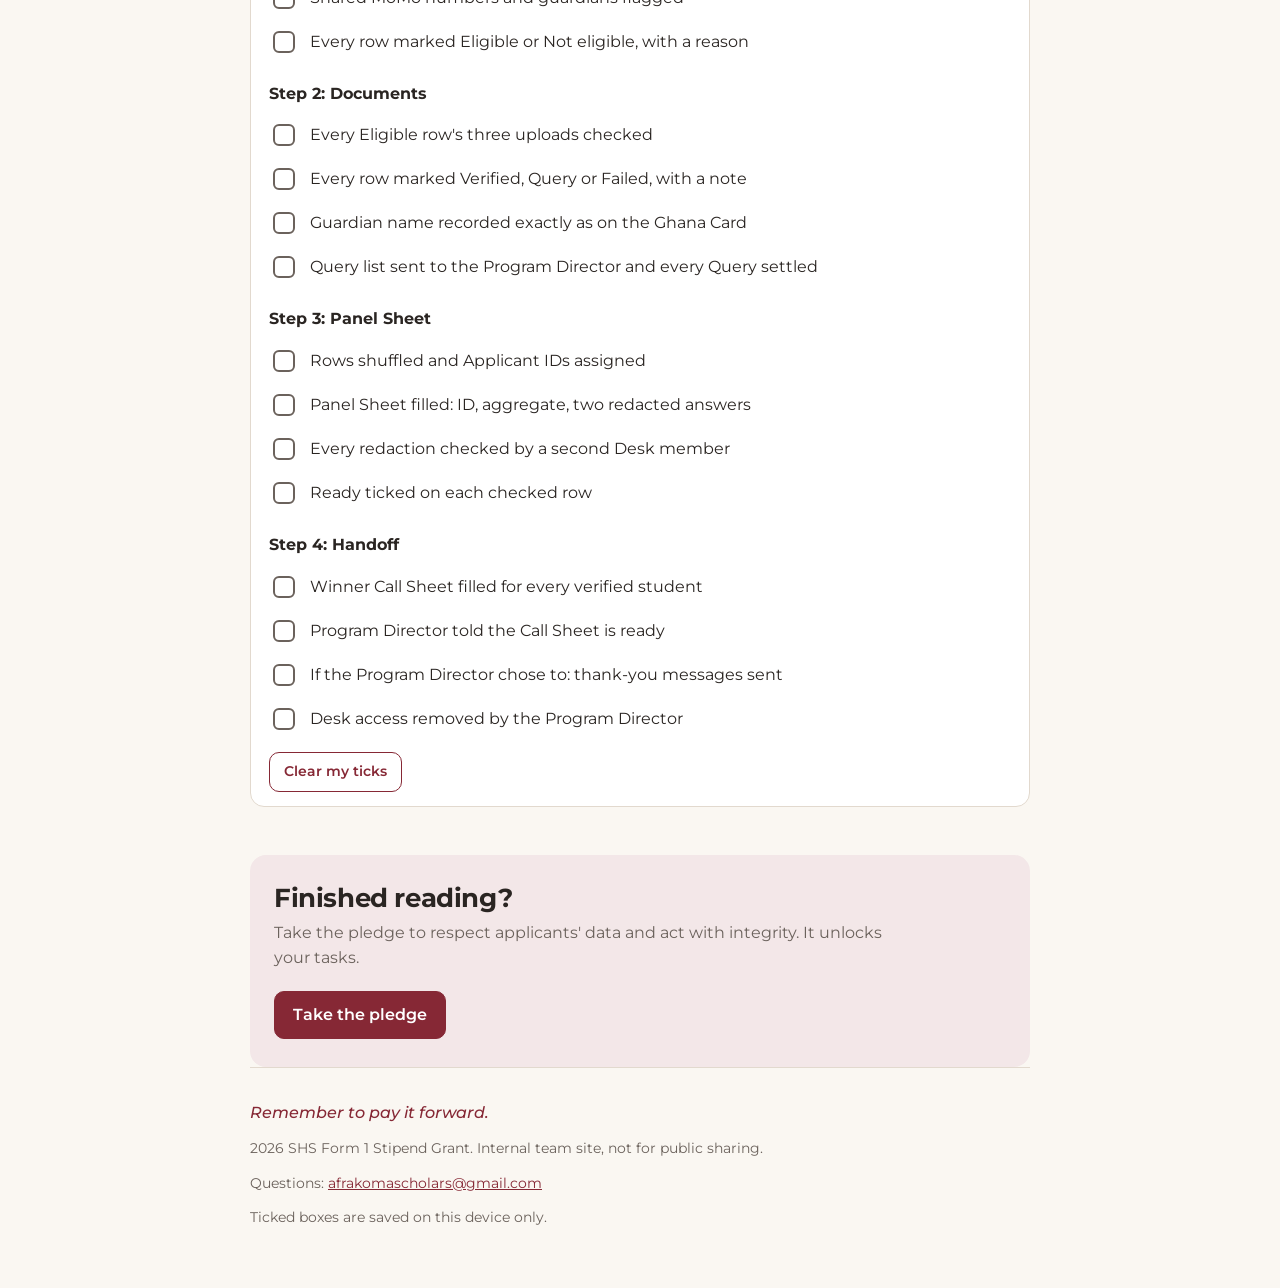
<file: training/verification-desk.html>
<!doctype html>
<html lang="en"><head><meta charset="utf-8"><meta name="viewport" content="width=device-width,initial-scale=1">
<meta name="robots" content="noindex,nofollow">
<title>Verification Desk training | Afrakoma Team</title>
<link rel="preconnect" href="https://fonts.googleapis.com"><link rel="preconnect" href="https://fonts.gstatic.com" crossorigin>
<link href="https://fonts.googleapis.com/css2?family=Montserrat:ital,wght@0,400;0,500;0,600;0,700;1,500&display=swap" rel="stylesheet">
<link rel="stylesheet" href="../assets/site.css">
</head>
<body data-page="desk">
<div class="wrap">
<header class="top"><a class="mark" href="../index.html"><b>Afrakoma</b><span>Scholarships team</span></a>
<nav class="nav-top noprint" aria-label="Site"><a href="../index.html">Home</a><a href="../pledge.html?role=desk">Pledge</a><a href="../tasks.html">Your tasks</a></nav></header>
<ol class="journey noprint" aria-label="Your progress"><li class="done">Choose role</li><li class="here" aria-current="step">Training</li><li>Pledge</li><li>Your tasks</li></ol>
<div class="hero"><span class="who"><svg viewBox="0 0 36 36" fill="none" stroke="currentColor" stroke-width="2" stroke-linecap="round" stroke-linejoin="round" aria-hidden="true"><rect x="7" y="16" width="22" height="16" rx="3"/><path d="M12 16v-5a6 6 0 0112 0v5"/></svg>Verification Desk training</span><h1>Check every application is real, then hide who it belongs to.</h1><p class="lede">You handle identities and documents so that everyone after you can work blind. This page is your whole job for the 2026 cycle.</p><div class="rail" role="img" aria-label="The 2026 cycle in 8 stages. Your stages are in burgundy: intake, documents and blind IDs."><div class="st me"><div class="bar"></div><div class="nm">Intake</div><div class="ow">Desk</div></div><div class="st me"><div class="bar"></div><div class="nm">Documents</div><div class="ow">Desk</div></div><div class="st me"><div class="bar"></div><div class="nm">Blind IDs</div><div class="ow">Desk</div></div><div class="st"><div class="bar"></div><div class="nm">Scoring</div><div class="ow">Panel</div></div><div class="st"><div class="bar"></div><div class="nm">Approval</div><div class="ow">Director</div></div><div class="st"><div class="bar"></div><div class="nm">Winner calls</div><div class="ow">Callers</div></div><div class="st"><div class="bar"></div><div class="nm">Announce</div><div class="ow">Director</div></div><div class="st"><div class="bar"></div><div class="nm">Follow-up</div><div class="ow">Callers</div></div></div><p class="railkey">Your stages are in burgundy: intake, documents and blind IDs.</p></div>

<section class="first"><h2>What you see, and what you never do</h2><p class="sub">You are the only team that sees identities and documents, and the only team that can link an Applicant ID back to a real student.</p>
<div class="tiles">
<div class="tile "><div class="ic"><svg viewBox="0 0 36 36" fill="none" stroke="currentColor" stroke-width="2" stroke-linecap="round" stroke-linejoin="round" aria-hidden="true"><path d="M3 18s5.5-9 15-9 15 9 15 9-5.5 9-15 9S3 18 3 18z"/><circle cx="18" cy="18" r="4.5"/></svg></div><h3>You see</h3><p>The form responses, the uploads, and the ID key that links each Applicant ID to a name.</p></div>
<div class="tile never"><div class="ic"><svg viewBox="0 0 36 36" fill="none" stroke="currentColor" stroke-width="2" stroke-linecap="round" stroke-linejoin="round" aria-hidden="true"><path d="M3 18s5.5-9 15-9 15 9 15 9-5.5 9-15 9S3 18 3 18z"/><path d="M5 31L31 5"/></svg></div><h3>The Panel never sees</h3><p>Names, schools, towns, phone numbers or uploads. You make sure of that.</p></div>
<div class="tile never"><div class="ic"><svg viewBox="0 0 36 36" fill="none" stroke="currentColor" stroke-width="2" stroke-linecap="round" stroke-linejoin="round" aria-hidden="true"><rect x="7" y="16" width="22" height="16" rx="3"/><path d="M12 16v-5a6 6 0 0112 0v5"/></svg></div><h3>You never</h3><p>Score applications, contact families unless the Program Director asks, or copy anything outside the Afrakoma account.</p></div>
</div></section>

<section><h2>Six rules that keep documents safe</h2><p class="sub">Applicant documents stay inside the afrakomascholars@gmail.com Google account. They never leave it.</p>
<div class="tiles">
<div class="tile "><div class="ic"><svg viewBox="0 0 36 36" fill="none" stroke="currentColor" stroke-width="2" stroke-linecap="round" stroke-linejoin="round" aria-hidden="true"><circle cx="13" cy="12" r="5"/><path d="M3 31c0-6 4.5-10 10-10s10 4 10 10"/><circle cx="26" cy="13" r="4"/><path d="M25 21c5 0 8 4 8 9"/></svg></div><h3>Named access only</h3><p>The Program Director shares folders with your own Google account by name. Link sharing stays off.</p></div>
<div class="tile "><div class="ic"><svg viewBox="0 0 36 36" fill="none" stroke="currentColor" stroke-width="2" stroke-linecap="round" stroke-linejoin="round" aria-hidden="true"><path d="M18 3l12 5v9c0 8-5.5 13-12 16C11.5 30 6 25 6 17V8z"/><path d="M13 18l4 4 7-8"/></svg></div><h3>2-Step Verification on</h3><p>Turned on for your account before you get access.</p></div>
<div class="tile "><div class="ic"><svg viewBox="0 0 36 36" fill="none" stroke="currentColor" stroke-width="2" stroke-linecap="round" stroke-linejoin="round" aria-hidden="true"><path d="M3 18s5.5-9 15-9 15 9 15 9-5.5 9-15 9S3 18 3 18z"/><circle cx="18" cy="18" r="4.5"/></svg></div><h3>View in place</h3><p>Open documents in Drive. No downloads, prints, screenshots, photos or forwarding.</p></div>
<div class="tile "><div class="ic"><svg viewBox="0 0 36 36" fill="none" stroke="currentColor" stroke-width="2" stroke-linecap="round" stroke-linejoin="round" aria-hidden="true"><rect x="10" y="3" width="16" height="30" rx="3"/><path d="M16 28h4"/></svg></div><h3>No messaging apps</h3><p>No applicant details on WhatsApp, SMS or personal email. Use comments in the sheet.</p></div>
<div class="tile "><div class="ic"><svg viewBox="0 0 36 36" fill="none" stroke="currentColor" stroke-width="2" stroke-linecap="round" stroke-linejoin="round" aria-hidden="true"><path d="M9 4h12l7 7v21H9z"/><path d="M21 4v7h7M13 18h11M13 23h11M13 28h7"/></svg></div><h3>Pledge first</h3><p>Email afrakomascholars@gmail.com confirming you will follow these rules.</p></div>
<div class="tile "><div class="ic"><svg viewBox="0 0 36 36" fill="none" stroke="currentColor" stroke-width="2" stroke-linecap="round" stroke-linejoin="round" aria-hidden="true"><rect x="7" y="16" width="22" height="16" rx="3"/><path d="M12 16v-5a6 6 0 0112 0v5"/></svg></div><h3>Access ends</h3><p>The Program Director removes your access once winners are paid and any thank-you messages have gone out.</p></div>
</div>
<div class="note">Shared something by mistake? Tell the Program Director the same day. Do not try to fix it quietly.</div>
<p>If you know an applicant or their family, say so before you start. Another Desk member or the Program Director takes that application.</p></section>

<section><h2>Your four steps</h2><p class="sub">Work through them in order. Each one hands a cleaner list to the next.</p>
<ol class="steps">
<li><h3>Intake screening</h3><p>Turn the raw responses into a clean list of unique, complete, eligible applications. Finish this before opening any documents.</p>
<details class="more"><summary>How to do it</summary><div class="box"><ul class="tight">
<li>Copy the response sheet as <b>2026 Desk Review</b> and work only there.</li>
<li>Sort by BECE Index Number. Matching duplicates: keep the earliest complete one, mark the rest <b>Duplicate</b>. Conflicting duplicates: mark all <b>Integrity review</b> and settle them in step 2.</li>
<li>Flag the same MoMo number or guardian across different index numbers with a comment. Siblings can share a guardian.</li>
<li>Mark every row <b>Eligible</b> or <b>Not eligible</b> against the master handbook, with a one-line reason.</li></ul></div></details></li>

<li><h3>Document verification</h3><p>Open each upload in Drive and compare it with the form, field by field.</p>
<details class="more"><summary>What to check</summary><div class="box">
<div class="tw"><table><thead><tr><th>Document</th><th>Must show</th><th>Must match in the form</th></tr></thead><tbody><tr><td>BECE Placement Letter</td><td>Student name, BECE Index Number, placed school, programme</td><td>Full name, BECE Index Number, Assigned SHS, Course of Study</td></tr><tr><td>Form 1 Admission Letter</td><td>Student name, school name, 2026 admission</td><td>Full name, Assigned SHS</td></tr><tr><td>Parent or Guardian Ghana Card</td><td>Full name, clear photo</td><td>Guardian name in Section 1</td></tr></tbody></table></div>
<div class="tiles" style="margin-top:12px">
<div class="tile "><div class="ic"><svg viewBox="0 0 36 36" fill="none" stroke="currentColor" stroke-width="2" stroke-linecap="round" stroke-linejoin="round" aria-hidden="true"><path d="M18 3l12 5v9c0 8-5.5 13-12 16C11.5 30 6 25 6 17V8z"/><path d="M13 18l4 4 7-8"/></svg></div><h3>Verified</h3><p>Every field matches and every document is clear.</p></div>
<div class="tile "><div class="ic"><svg viewBox="0 0 36 36" fill="none" stroke="currentColor" stroke-width="2" stroke-linecap="round" stroke-linejoin="round" aria-hidden="true"><path d="M3 18s5.5-9 15-9 15 9 15 9-5.5 9-15 9S3 18 3 18z"/><circle cx="18" cy="18" r="4.5"/></svg></div><h3>Query</h3><p>A small, likely innocent mismatch. Write the exact question; the Program Director settles it before selection.</p></div>
<div class="tile never"><div class="ic"><svg viewBox="0 0 36 36" fill="none" stroke="currentColor" stroke-width="2" stroke-linecap="round" stroke-linejoin="round" aria-hidden="true"><rect x="7" y="16" width="22" height="16" rx="3"/><path d="M12 16v-5a6 6 0 0112 0v5"/></svg></div><h3>Failed</h3><p>Missing, unreadable, someone else's, or edited. Write the reason.</p></div>
</div>
<p style="margin-top:12px">Record the guardian's name <b>exactly as printed on the Ghana Card</b>. Callers need it for the MoMo check. Never copy the card number.</p></div></details></li>

<li><h3>Blind Applicant IDs and the Panel Sheet</h3><p>Strip out everything that could identify a student before the Panel sees anything.</p>
<details class="more"><summary>How to build it</summary><div class="box"><ul class="tight">
<li>Shuffle the verified rows with a helper column using <code>=RAND()</code>, then number them AFK26-001, AFK26-002 and so on.</li>
<li>The Applicant ID column in your Desk sheet is the ID key. It never leaves the Desk.</li>
<li>Fill the <b>2026 Panel Sheet</b> (already set up, linked from Your tasks): Applicant ID, BECE Aggregate, Prompt 1 (redacted), Prompt 2 (redacted).</li>
<li>Replace names, schools, towns and phone numbers with [NAME], [SCHOOL], [TOWN]. Change nothing else.</li>
<li>A second Desk member checks every redaction, then ticks <b>Ready</b> on that row. Panelists see a row on the site only once it is Ready. Never share the sheet itself with them.</li></ul></div></details></li>

<li><h3>Re-identify winners and hand off</h3><p>Fill the <b>2026 Winner Call Sheet</b> (already set up, linked from Your tasks) with every verified student. Callers see a family on the site only once the Program Director marks its Applicant ID Selected.</p>
<details class="more"><summary>What goes on the Call Sheet</summary><div class="box">
<div class="tw"><table><thead><tr><th>Column</th><th>Content</th></tr></thead><tbody><tr><td>Applicant ID</td><td>Same ID as on the Panel Sheet</td></tr><tr><td>Student full name</td><td>As on the Placement Letter</td></tr><tr><td>Guardian name</td><td>Exactly as on the Ghana Card</td></tr><tr><td>Guardian phone and MoMo number</td><td>From the form</td></tr><tr><td>School and Region</td><td>Assigned SHS and its region</td></tr><tr><td>Assigned caller email</td><td>Optional: leave blank so any caller can call</td></tr><tr><td>Everything to the right</td><td>Left blank: callers fill it in on the site</td></tr></tbody></table></div>
<p style="margin-top:12px">Callers never see uploads, Ghana Card numbers, results, prompts or scores. If the Program Director chooses to thank applicants who were not selected, send a short, warm SMS or email once all winners are paid. Never mention scores or ranking.</p></div></details></li>
</ol></section>

<section><h2>Your checklist</h2><p class="sub">Tick as you go. Your progress is saved on this device.</p>
<div class="cl"><div class="prog" aria-live="polite"><div class="tr"><div class="fl"></div></div><div class="lb"></div></div><h3>Before you start</h3><label><input type="checkbox" id="d1"><span>Confidentiality pledge emailed to afrakomascholars@gmail.com</span></label><label><input type="checkbox" id="d2"><span>2-Step Verification turned on</span></label><label><input type="checkbox" id="d3"><span>Access to the response sheet and upload folders confirmed</span></label><label><input type="checkbox" id="d4"><span>Any conflicts of interest declared</span></label><h3>Step 1: Intake</h3><label><input type="checkbox" id="d5"><span>"2026 Desk Review" copy created</span></label><label><input type="checkbox" id="d6"><span>Duplicates resolved by BECE Index Number</span></label><label><input type="checkbox" id="d7"><span>Shared MoMo numbers and guardians flagged</span></label><label><input type="checkbox" id="d8"><span>Every row marked Eligible or Not eligible, with a reason</span></label><h3>Step 2: Documents</h3><label><input type="checkbox" id="d9"><span>Every Eligible row's three uploads checked</span></label><label><input type="checkbox" id="d10"><span>Every row marked Verified, Query or Failed, with a note</span></label><label><input type="checkbox" id="d11"><span>Guardian name recorded exactly as on the Ghana Card</span></label><label><input type="checkbox" id="d12"><span>Query list sent to the Program Director and every Query settled</span></label><h3>Step 3: Panel Sheet</h3><label><input type="checkbox" id="d13"><span>Rows shuffled and Applicant IDs assigned</span></label><label><input type="checkbox" id="d14"><span>Panel Sheet filled: ID, aggregate, two redacted answers</span></label><label><input type="checkbox" id="d15"><span>Every redaction checked by a second Desk member</span></label><label><input type="checkbox" id="d16"><span>Ready ticked on each checked row</span></label><h3>Step 4: Handoff</h3><label><input type="checkbox" id="d17"><span>Winner Call Sheet filled for every verified student</span></label><label><input type="checkbox" id="d18"><span>Program Director told the Call Sheet is ready</span></label><label><input type="checkbox" id="d19"><span>If the Program Director chose to: thank-you messages sent</span></label><label><input type="checkbox" id="d20"><span>Desk access removed by the Program Director</span></label><button class="ghost reset" type="button">Clear my ticks</button></div>
</section>
<section class="next noprint"><h2>Finished reading?</h2><p class="sub">Take the pledge to respect applicants' data and act with integrity. It unlocks your tasks.</p>
<a class="btn" href="../pledge.html?role=desk">Take the pledge</a></section>
<footer><p class="pf">Remember to pay it forward.</p><p>2026 SHS Form 1 Stipend Grant. Internal team site, not for public sharing.</p><p>Questions: <a href="mailto:afrakomascholars@gmail.com">afrakomascholars@gmail.com</a></p><p>Ticked boxes are saved on this device only.</p></footer>
</div><script src="../assets/training.js"></script></body></html>
</file>
<file: assets/site.css>
/* Afrakoma team site: shared styles. Brand: burgundy #862835 on Paper #FAF7F2, Montserrat. */

:root{--paper:#FAF7F2;--ink:#2A2522;--burg:#862835;--deep:#5E1B25;--tint:#F3E7E8;--line:#E2D9CE;--muted:#6B625C;--ok:#5C7A5A;--alert:#B5502E;--white:#FFFFFF}
*{box-sizing:border-box}
html{-webkit-text-size-adjust:100%}
body{margin:0;background:var(--paper);color:var(--ink);font-family:'Montserrat',system-ui,-apple-system,'Segoe UI',sans-serif;font-size:16px;line-height:1.6}
a{color:var(--burg)}a:hover{color:var(--deep)}
:focus-visible{outline:3px solid var(--burg);outline-offset:2px;border-radius:4px}
.wrap{max-width:820px;margin:0 auto;padding:0 20px}
header.top{padding:28px 0 8px}
.mark{display:flex;flex-direction:column;line-height:1.05;color:var(--burg);text-decoration:none}
.mark b{font-size:24px;font-weight:700;letter-spacing:-.3px}.mark span{font-size:14px}
.hero{padding:28px 0 8px}
.hero .who{display:inline-flex;align-items:center;gap:10px;font-weight:600;color:var(--burg);background:var(--tint);border-radius:999px;padding:6px 14px 6px 8px;font-size:14px}
.hero .who svg{width:22px;height:22px}
h1{font-size:clamp(34px,6vw,52px);line-height:1.05;letter-spacing:-1.2px;margin:18px 0 14px;font-weight:700}
.lede{font-size:18px;max-width:640px;color:#4A423D;margin:0}
h2{font-size:26px;letter-spacing:-.4px;margin:0 0 6px;line-height:1.2}
h3{font-size:18px;margin:0 0 4px}
p{margin:0 0 12px}
section{padding:36px 0;border-top:1.5px solid var(--line)}
section.first{border-top:0}
.sub{color:var(--muted);margin:0 0 20px;max-width:640px}
/* cycle rail */
.rail{margin:28px 0 4px;display:grid;grid-template-columns:repeat(8,minmax(0,1fr));gap:4px}
.rail .st{position:relative;padding:10px 0 0}
.rail .bar{height:8px;border-radius:4px;background:var(--line)}
.rail .st.me .bar{background:var(--burg)}
.rail .nm{font-size:12px;line-height:1.25;margin-top:8px;color:var(--muted)}
.rail .st.me .nm{color:var(--ink);font-weight:600}
.rail .ow{font-size:11px;color:var(--muted)}
.railkey{font-size:13px;color:var(--muted);margin:10px 0 0}
@media (max-width:640px){.rail{grid-template-columns:repeat(4,minmax(0,1fr));row-gap:14px}}
/* tiles */
.tiles{display:grid;grid-template-columns:repeat(auto-fit,minmax(220px,1fr));gap:12px}
.tile{background:var(--white);border:1.5px solid var(--line);border-radius:14px;padding:18px}
.tile .ic{width:36px;height:36px;color:var(--burg);margin-bottom:10px}
.tile p:last-child{margin:0}
.tile.never{background:transparent;border-style:dashed}
.tile.never .ic{color:var(--alert)}
.tile.date{border-left:6px solid var(--burg)}
.tile.date .d{font-size:26px;font-weight:700;letter-spacing:-.5px;line-height:1.1}
.tile.date .w{color:var(--muted);font-size:14px}
a.tile{text-decoration:none;color:var(--ink);display:block}
a.tile:hover{border-color:var(--burg)}
/* steps */
ol.steps{list-style:none;margin:0;padding:0;counter-reset:s}
ol.steps>li{counter-increment:s;position:relative;padding:0 0 22px 56px}
ol.steps>li::before{content:counter(s);position:absolute;left:0;top:0;width:38px;height:38px;border-radius:50%;background:var(--burg);color:#fff;font-weight:700;display:grid;place-items:center}
ol.steps>li::after{content:"";position:absolute;left:18px;top:42px;bottom:4px;width:2px;background:var(--line)}
ol.steps>li:last-child::after{display:none}
ol.steps h3{padding-top:6px}
details.more{margin-top:6px}
details.more summary{cursor:pointer;color:var(--burg);font-weight:600;font-size:15px;list-style:none;display:inline-flex;align-items:center;gap:6px;min-height:44px}
details.more summary::-webkit-details-marker{display:none}
details.more summary::before{content:"+";font-weight:700;width:18px;text-align:center}
details.more[open] summary::before{content:"\2212"}
.box{background:var(--white);border:1.5px solid var(--line);border-radius:12px;padding:16px 18px;margin-top:8px}
.note{border-left:4px solid var(--alert);background:#FBF1EC;padding:12px 16px;border-radius:0 10px 10px 0;margin:12px 0}
.note.ok{border-color:var(--ok);background:#EEF2EC}
table{width:100%;border-collapse:collapse;font-size:15px;background:var(--white);border:1.5px solid var(--line);border-radius:12px;overflow:hidden}
th,td{text-align:left;padding:10px 12px;border-bottom:1px solid var(--line);vertical-align:top}
th{background:var(--tint);font-weight:600}
tr:last-child td{border-bottom:0}
.tw{overflow-x:auto}
ul.tight{margin:0;padding-left:20px}ul.tight li{margin:4px 0}
/* checklist */
.cl{background:var(--white);border:1.5px solid var(--line);border-radius:14px;padding:8px 18px 14px}
.cl h3{margin:16px 0 8px;font-size:16px}
.cl label{display:flex;gap:12px;align-items:flex-start;padding:8px 0;cursor:pointer;min-height:44px}
.cl input{appearance:none;-webkit-appearance:none;width:22px;height:22px;flex:0 0 22px;border:2px solid var(--muted);border-radius:6px;margin-top:2px;display:grid;place-items:center;background:#fff;cursor:pointer}
.cl input:checked{background:var(--burg);border-color:var(--burg)}
.cl input:checked::after{content:"";width:6px;height:11px;border:solid #fff;border-width:0 2.5px 2.5px 0;transform:rotate(45deg) translate(-1px,-1px)}
.cl input:checked+span{color:var(--muted);text-decoration:line-through}
.prog{display:flex;align-items:center;gap:14px;margin:4px 0 16px}
.prog .tr{flex:1;height:10px;background:var(--line);border-radius:5px;overflow:hidden}
.prog .fl{height:100%;width:0;background:var(--ok);transition:width .3s}
.prog .lb{font-weight:600;font-size:14px;min-width:120px;text-align:right}
button,.btn{font:inherit;font-weight:600;border-radius:10px;border:1.5px solid var(--burg);background:var(--burg);color:#fff;padding:10px 18px;cursor:pointer;min-height:44px}
button.ghost{background:transparent;color:var(--burg)}
button:disabled{opacity:.4;cursor:default}
.reset{margin-top:10px;font-size:14px;min-height:40px;padding:6px 14px}
footer{padding:32px 0 48px;border-top:1.5px solid var(--line);color:var(--muted);font-size:14px}
footer .pf{color:var(--burg);font-style:italic;font-weight:500;font-size:16px}
@media (prefers-reduced-motion:reduce){*{transition:none!important}}
@media print{
 body{background:#fff;font-size:12pt}
 .noprint,button,.reset{display:none!important}
 details.more{display:block}details.more>*{display:block}
 details.more summary{display:none}
 section{break-inside:auto;padding:22px 0}
 .tile,.box,.cl,table,ol.steps>li{break-inside:avoid}
 .stepper .sp{display:block!important;margin-bottom:12px}
 .prog{display:none}
 a{text-decoration:none;color:var(--ink)}
}

/* ---- Site frame ---- */
header.top{display:flex;justify-content:space-between;align-items:center;gap:16px;flex-wrap:wrap}
.nav-top{display:flex;gap:18px;font-weight:600;font-size:15px}
.nav-top a{text-decoration:none;padding:10px 0}
.nav-top a:hover{text-decoration:underline}
/* Journey: Choose role > Training > Pledge > Your tasks */
.journey{list-style:none;display:flex;gap:6px;padding:0;margin:18px 0 0;flex-wrap:wrap;font-size:13px}
.journey li{padding:6px 12px;border-radius:999px;background:#fff;border:1.5px solid var(--line);color:var(--muted)}
.journey li.done{color:var(--ok);border-color:var(--ok)}
.journey li.here{background:var(--burg);border-color:var(--burg);color:#fff;font-weight:600}
section.next{background:var(--tint);border:0;border-radius:16px;padding:28px 24px;margin:12px 0 0}
a.btn{display:inline-flex;align-items:center;text-decoration:none;color:#fff}
a.btn:hover{background:var(--deep);color:#fff}
/* ---- Forms (pledge, sign-in) ---- */
.form{background:#fff;border:1.5px solid var(--line);border-radius:16px;padding:22px;display:grid;gap:16px;max-width:560px}
.field{display:grid;gap:6px}
.field label{font-weight:600;font-size:15px}
.field input{font:inherit;padding:11px 12px;border:1.5px solid var(--line);border-radius:10px;background:#fff;min-height:44px}
.field input:focus{border-color:var(--burg)}
.hint{font-size:14px;color:var(--muted)}
.msg{padding:12px 14px;border-radius:10px;font-size:15px}
.msg.err{background:#FBF1EC;color:#7A3420;border-left:4px solid var(--alert)}
.msg.good{background:#EEF2EC;color:#3E5A3C;border-left:4px solid var(--ok)}
.pledge-list{list-style:none;padding:0;margin:0;display:grid;gap:10px}
.pledge-list label{display:flex;gap:12px;align-items:flex-start;cursor:pointer;background:#fff;border:1.5px solid var(--line);border-radius:12px;padding:14px;min-height:44px}
.pledge-list input{width:22px;height:22px;flex:0 0 22px;margin-top:1px;accent-color:var(--burg)}
/* ---- Role picker and tasks ---- */
a.role-card{text-decoration:none;color:var(--ink);display:flex;flex-direction:column;gap:8px}
a.role-card:hover{border-color:var(--burg)}
a.role-card .go{margin-top:auto;color:var(--burg);font-weight:600}
.links{list-style:none;padding:0;margin:0;display:grid;gap:10px}
.links a{display:block;background:#fff;border:1.5px solid var(--line);border-radius:12px;padding:14px 16px;text-decoration:none;font-weight:600}
.links a:hover{border-color:var(--burg)}
.links .n{display:block;font-weight:400;color:var(--muted);font-size:14px;margin-top:2px}
.signedin{display:flex;justify-content:space-between;align-items:center;gap:12px;flex-wrap:wrap;background:#fff;border:1.5px solid var(--line);border-radius:12px;padding:12px 16px;font-size:15px}
.soon{border:1.5px dashed var(--burg);border-radius:14px;padding:18px;background:#fff}
[hidden]{display:none!important}

/* ---- Header scale: logo and navigation sit a clear step above body text (16px) ---- */
header.top{padding:24px 0 6px}
.mark b{font-size:32px;letter-spacing:-.5px}
.mark span{font-size:17px;margin-top:2px}
.nav-top{font-size:18px;gap:24px}
.journey{font-size:15px;gap:8px}
.journey li{padding:8px 16px}
@media (max-width:640px){.mark b{font-size:28px}.mark span{font-size:16px}.nav-top{font-size:17px;gap:18px}.journey{font-size:14px}.journey li{padding:7px 13px}}

/* ---- Role tools on Your tasks (assets/tools.js) ---- */
.chip{display:inline-block;font-size:13px;font-weight:600;border-radius:999px;padding:3px 10px;margin:4px 6px 4px 0}
.chip.ok{background:#EEF2EC;color:#3E5A3C}
.chip.warn{background:#FBF1EC;color:#7A3420}
.chip.plain{background:var(--tint);color:var(--deep)}
button.tile.pick{font:inherit;text-align:left;cursor:pointer;color:var(--ink);display:flex;flex-direction:column;align-items:flex-start;gap:6px}
button.tile.pick:hover{border-color:var(--burg)}
.tile .go{margin-top:auto;color:var(--burg);font-weight:600}
.tile .big{font-size:22px;font-weight:700;letter-spacing:.5px;margin:0 0 4px}
.tile a.btn{margin-top:6px}
button.back{margin:0 0 16px}
blockquote.answer{margin:8px 0 20px;padding:16px 18px;background:#fff;border:1.5px solid var(--line);border-left:5px solid var(--burg);border-radius:0 12px 12px 0;white-space:pre-wrap;font-size:17px}
.scorer{display:grid;gap:4px;margin-top:8px}
fieldset.crit{border:1.5px solid var(--line);border-radius:14px;background:#fff;padding:14px 16px 12px;margin:0 0 12px}
fieldset.crit legend{padding:0 6px;font-size:17px}
.wt{font-weight:500;color:var(--burg);font-size:14px;margin-left:8px}
.opt{display:flex;gap:12px;align-items:flex-start;padding:7px 8px;border-radius:10px;cursor:pointer;min-height:44px}
.opt:hover{background:var(--tint)}
.opt input{position:absolute;opacity:0;width:1px;height:1px}
.opt .sc{flex:0 0 34px;height:34px;border-radius:50%;border:2px solid var(--line);display:grid;place-items:center;font-weight:700}
.opt input:checked+.sc{background:var(--burg);border-color:var(--burg);color:#fff}
.opt input:focus-visible+.sc{outline:3px solid var(--burg);outline-offset:2px}
.opt .tx{padding-top:5px}
.totalbox{display:flex;align-items:baseline;gap:14px;flex-wrap:wrap;background:var(--deep);color:#fff;border-radius:14px;padding:16px 22px;margin:4px 0 12px}
.totalbox .n{font-size:40px;font-weight:700;letter-spacing:-1px;line-height:1}
.form.wide{max-width:none}
.form select,.form textarea{font:inherit;padding:11px 12px;border:1.5px solid var(--line);border-radius:10px;background:#fff;min-height:44px;width:100%}
.form textarea{resize:vertical}
pre.calllog{font-family:inherit;white-space:pre-wrap;background:#fff;border:1.5px solid var(--line);border-radius:12px;padding:12px 14px;margin:6px 0 10px;font-size:15px}
.quick{display:flex;flex-wrap:wrap;gap:8px;margin:0 0 18px}
.between{display:flex;justify-content:space-between;align-items:center;gap:12px;flex-wrap:wrap;margin-bottom:12px}
td select{font:inherit;padding:6px 8px;border:1.5px solid var(--line);border-radius:8px;background:#fff;min-height:40px}
</file>
